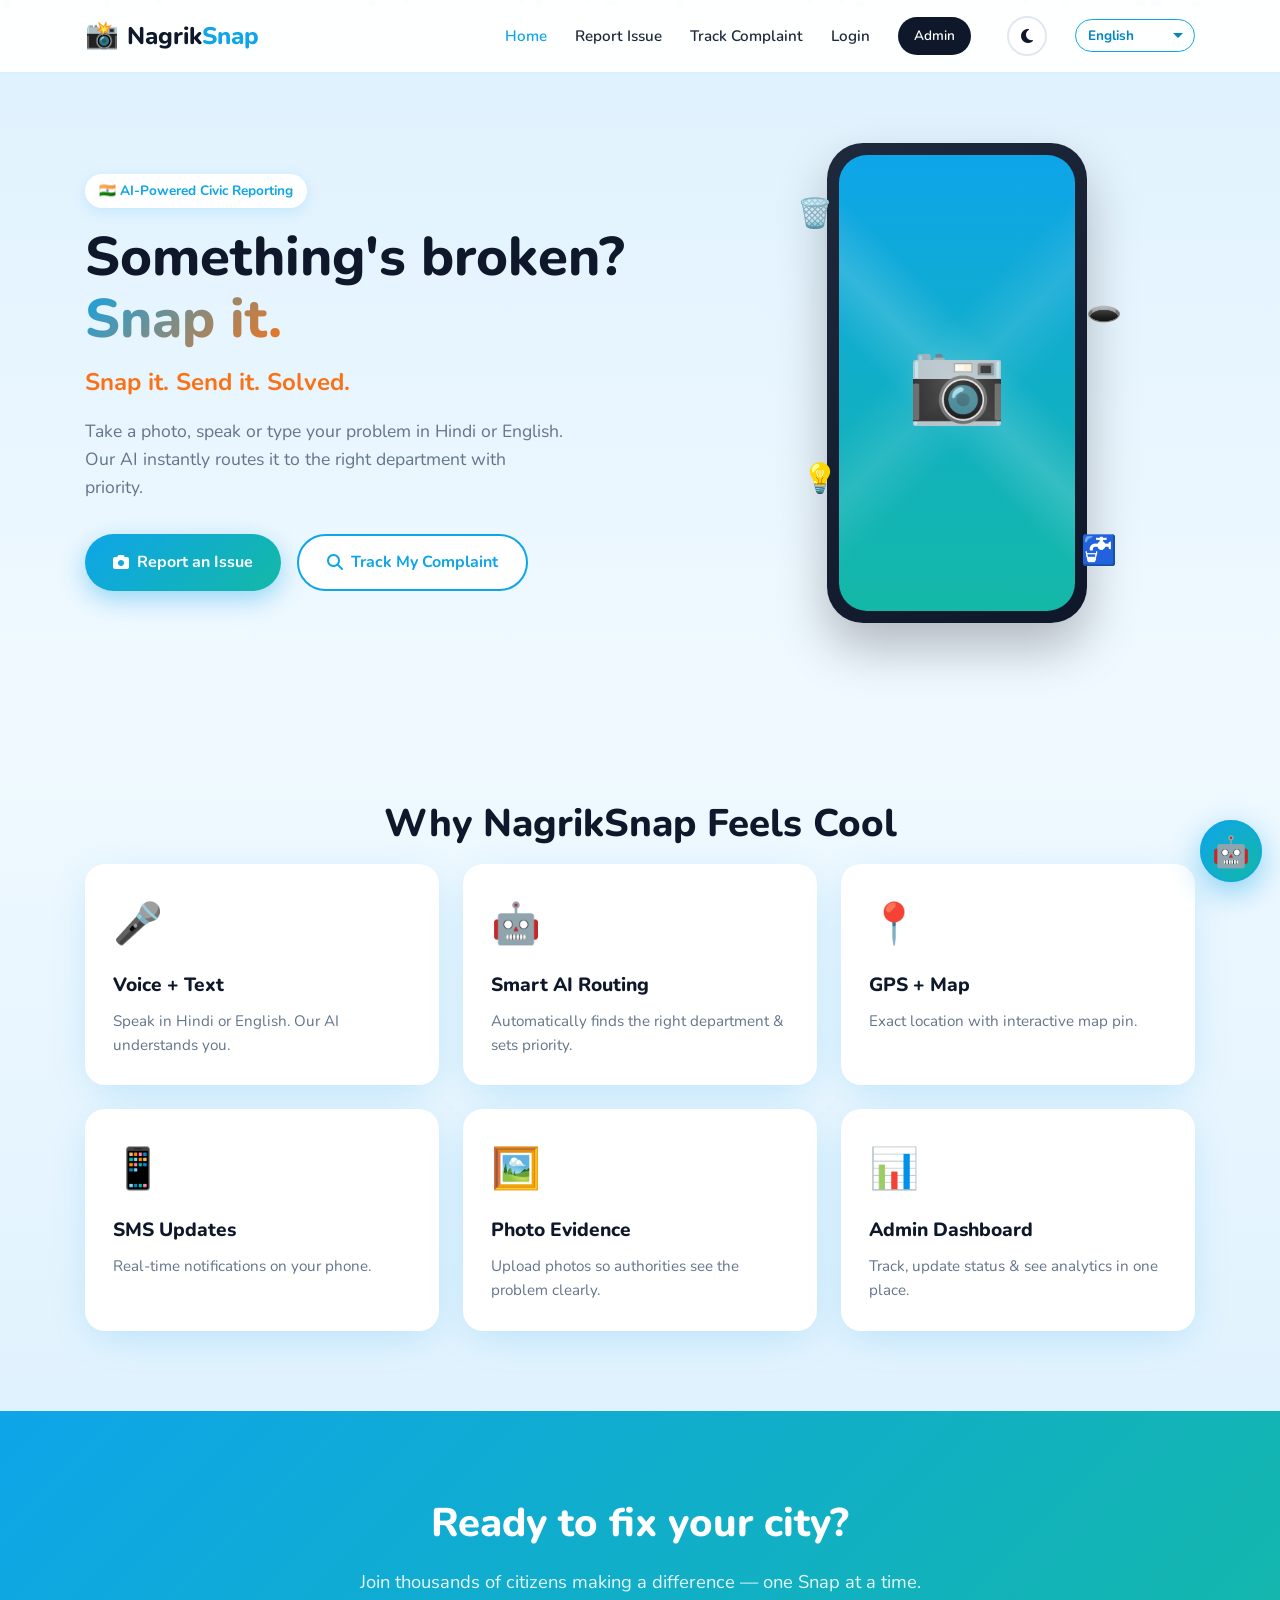
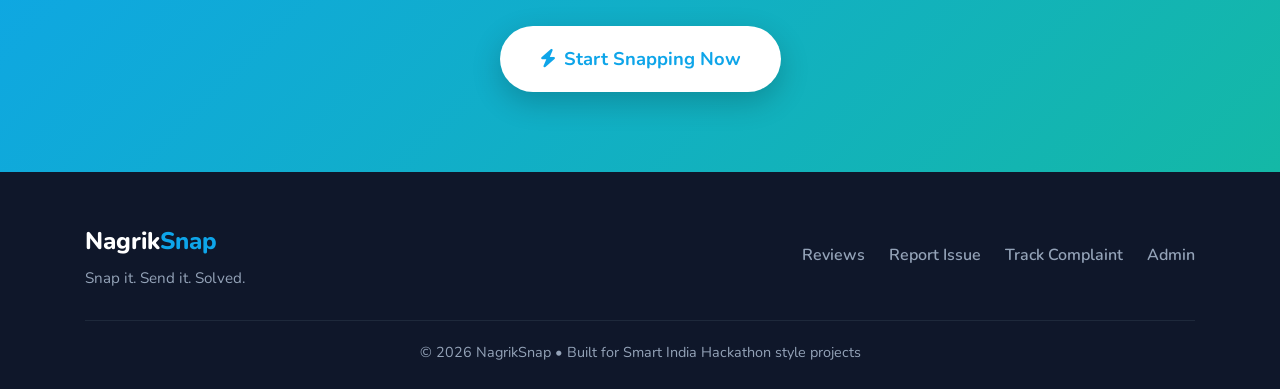
<file: frontend/index.html>
<!DOCTYPE html>
<html lang="en">
<head>
  <meta charset="UTF-8" />
  <meta name="viewport" content="width=device-width, initial-scale=1.0" />
  <title>NagrikSnap – Snap it. Send it. Solved.</title>
  <link rel="stylesheet" href="css/style.css" />
  <link href="https://fonts.googleapis.com/css2?family=Nunito:wght@400;600;700;800&family=Poppins:wght@500;600;700&display=swap" rel="stylesheet">
  <link rel="stylesheet" href="https://cdnjs.cloudflare.com/ajax/libs/font-awesome/6.5.0/css/all.min.css" />
</head>
<body>
  <div class="particles" id="particles"></div>

  <nav class="navbar">
    <div class="container nav-container">
      <a href="index.html" class="logo">
        <span class="logo-icon">📸</span>
        <span class="logo-text">Nagrik<span>Snap</span></span>
      </a>
      <div class="nav-links">
        <a href="index.html" class="active" data-i18n="nav_home">Home</a>
        <a href="report.html" data-i18n="nav_report">Report Issue</a>
        <a href="track.html" data-i18n="nav_track">Track Complaint</a>
        <a href="login.html" data-i18n="nav_login">Login</a>
        <a href="admin.html" class="admin-link" data-i18n="nav_admin">Admin</a>
      </div>
      <button class="mobile-menu-btn" id="menuBtn"><i class="fas fa-bars"></i></button>
    </div>
  </nav>

  <section class="hero">
    <div class="container hero-content">
      <div class="hero-text">
        <div class="badge">🇮🇳 <span data-i18n="badge">AI-Powered Civic Reporting</span></div>
        <h1>
          <span data-i18n="hero_title">Something's Waste?</span><br>
          <span class="highlight" data-i18n="hero_highlight">Snap it.</span>
        </h1>
        <p class="tagline"><span data-i18n="tagline">Snap it. Send it. Solved.</span></p>
        <p class="subtitle"><span data-i18n="subtitle">Take a photo, speak or type your problem in Hindi or English. Our AI instantly routes it to the right department with priority.</span></p>
        <div class="hero-btns">
          <a href="report.html" class="btn btn-primary btn-shatter">
            <i class="fas fa-camera"></i> <span data-i18n="btn_report">Report an Issue</span>
          </a>
          <a href="track.html" class="btn btn-secondary">
            <i class="fas fa-search"></i> <span data-i18n="btn_track">Track My Complaint</span>
          </a>
        </div>
      </div>
      <div class="hero-visual">
        <div class="cartoon-phone">
          <div class="phone-screen">
            <div class="snap-icon">📷</div>
            <div class="shatter-lines"></div>
          </div>
          <div class="floating-icons">
            <span class="float-item">🗑️</span>
            <span class="float-item">🕳️</span>
            <span class="float-item">💡</span>
            <span class="float-item">🚰</span>
          </div>
        </div>
      </div>
    </div>
  </section>

  <section class="features">
    <div class="container">
      <h2 class="section-title" data-i18n="why_title">Why NagrikSnap Feels Cool</h2>
      <div class="features-grid">
        <div class="feature-card">
          <div class="feature-icon">🎤</div>
          <h3 data-i18n="f_voice">Voice + Text</h3>
          <p data-i18n="f_voice_d">Speak in Hindi or English. Our AI understands you.</p>
        </div>
        <div class="feature-card">
          <div class="feature-icon">🤖</div>
          <h3 data-i18n="f_ai">Smart AI Routing</h3>
          <p data-i18n="f_ai_d">Automatically finds the right department & sets priority.</p>
        </div>
        <div class="feature-card">
          <div class="feature-icon">📍</div>
          <h3 data-i18n="f_map">GPS + Map</h3>
          <p data-i18n="f_map_d">Exact location with interactive map pin.</p>
        </div>
        <div class="feature-card">
          <div class="feature-icon">📱</div>
          <h3 data-i18n="f_sms">SMS Updates</h3>
          <p data-i18n="f_sms_d">Real-time notifications on your phone.</p>
        </div>
        <div class="feature-card">
          <div class="feature-icon">🖼️</div>
          <h3 data-i18n="f_photo">Photo Evidence</h3>
          <p data-i18n="f_photo_d">Upload photos so authorities see the problem clearly.</p>
        </div>
        <div class="feature-card">
          <div class="feature-icon">📊</div>
          <h3 data-i18n="f_admin">Admin Dashboard</h3>
          <p data-i18n="f_admin_d">Track, update status & see analytics in one place.</p>
        </div>
      </div>
    </div>
  </section>

  <section class="cta">
    <div class="container">
      <h2 data-i18n="cta_title">Ready to fix your city?</h2>
      <p data-i18n="cta_sub">Join thousands of citizens making a difference — one Snap at a time.</p>
      <a href="report.html" class="btn btn-primary btn-large btn-shatter">
        <i class="fas fa-bolt"></i> <span data-i18n="cta_btn">Start Snapping Now</span>
      </a>
    </div>
  </section>

  <footer class="footer">
    <div class="container">
      <div class="footer-content">
        <div class="footer-brand">
          <span class="logo-text">Nagrik<span>Snap</span></span>
          <p data-i18n="tagline">Snap it. Send it. Solved.</p>
        </div>
        <div class="footer-links">
          <a href="reviews.html">Reviews</a>
          <a href="report.html" data-i18n="nav_report">Report Issue</a>
          <a href="track.html" data-i18n="nav_track">Track Complaint</a>
          <a href="admin.html" data-i18n="nav_admin">Admin</a>
        </div>
      </div>
      <div class="footer-bottom">
        <p data-i18n="footer">© 2026 NagrikSnap • Built for Smart India Hackathon style projects</p>
      </div>
    </div>
  </footer>

  <script src="js/theme.js"></script>
  <script src="js/i18n.js"></script>
  <script src="js/main.js"></script>
  <script src="js/chatbotAi.js"></script>
</body>
</html>
</file>
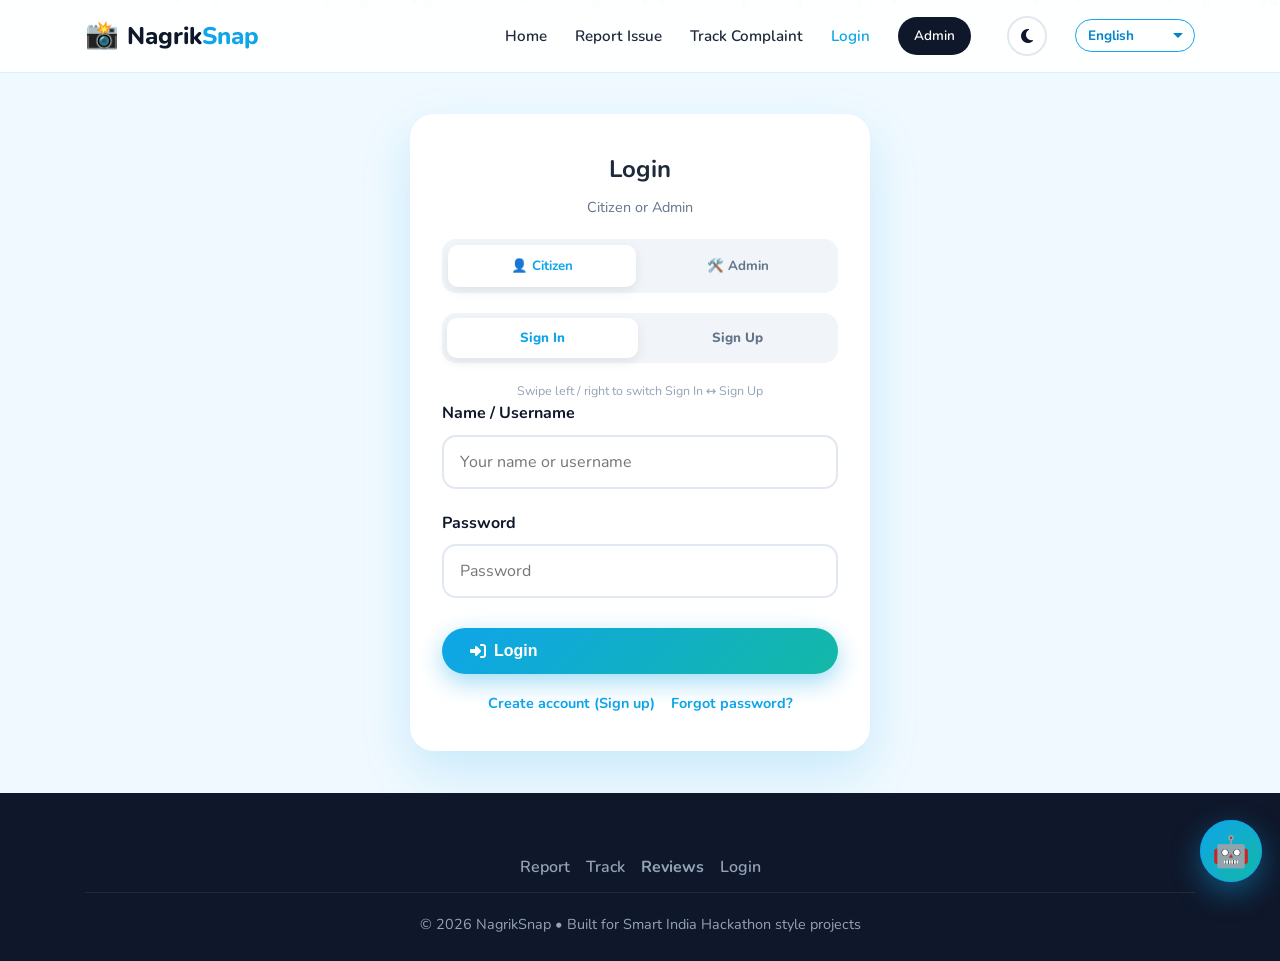
<file: frontend/admin.html>
<!DOCTYPE html>
<html lang="en">
<head>
  <meta charset="UTF-8" />
  <meta name="viewport" content="width=device-width, initial-scale=1.0" />
  <title>Admin Dashboard – NagrikSnap</title>
  <link rel="stylesheet" href="css/style.css" />
  <link href="https://fonts.googleapis.com/css2?family=Nunito:wght@400;600;700;800&display=swap" rel="stylesheet">
  <link rel="stylesheet" href="https://cdnjs.cloudflare.com/ajax/libs/font-awesome/6.5.0/css/all.min.css" />
  <style>
    .stats-grid {
      display: grid;
      grid-template-columns: repeat(auto-fit, minmax(180px, 1fr));
      gap: 16px;
      margin-bottom: 30px;
    }
    .stat-card {
      background: white;
      border-radius: 16px;
      padding: 20px;
      text-align: center;
      box-shadow: 0 8px 25px rgba(14,165,233,0.1);
    }
    .stat-card h3 {
      font-size: 2rem;
      font-weight: 800;
      color: var(--primary);
    }
    .stat-card p {
      color: #64748b;
      font-size: 0.9rem;
      margin-top: 4px;
    }
    .complaints-list {
      display: flex;
      flex-direction: column;
      gap: 16px;
    }
    .complaint-row {
      background: white;
      border-radius: 16px;
      padding: 20px;
      display: flex;
      gap: 16px;
      align-items: flex-start;
      box-shadow: 0 6px 20px rgba(0,0,0,0.06);
      transition: transform 0.2s;
    }
    .complaint-row:hover {
      transform: translateY(-3px);
    }
    .complaint-thumb {
      width: 80px;
      height: 80px;
      object-fit: cover;
      border-radius: 12px;
      background: #f1f5f9;
      flex-shrink: 0;
    }
    .complaint-info {
      flex: 1;
    }
    .complaint-actions {
      display: flex;
      flex-direction: column;
      gap: 8px;
    }
    .complaint-actions select {
      padding: 8px 12px;
      border-radius: 10px;
      border: 2px solid #e2e8f0;
      font-weight: 600;
    }
    .empty-state {
      text-align: center;
      padding: 60px 20px;
      color: #94a3b8;
    }
    .filters {
      display: flex;
      gap: 12px;
      margin-bottom: 20px;
      flex-wrap: wrap;
    }
    .filters select {
      padding: 10px 14px;
      border-radius: 12px;
      border: 2px solid #e2e8f0;
      font-weight: 600;
    }
  </style>
</head>
<body>
  <div class="particles" id="particles"></div>

  <nav class="navbar">
    <div class="container nav-container">
      <a href="index.html" class="logo">
        <span class="logo-icon">📸</span>
        <span class="logo-text">Nagrik<span>Snap</span></span>
      </a>
      <div class="nav-links">
        <a href="index.html" data-i18n="nav_home">Home</a>
        <a href="report.html" data-i18n="nav_report">Report Issue</a>
        <a href="track.html" data-i18n="nav_track">Track Complaint</a>
        <a href="admin.html" class="admin-link active" data-i18n="nav_admin">Admin</a>
        <a href="#" onclick="logout(); return false;" style="color:#ef4444; font-weight:700;"><span data-i18n="logout">Logout</span></a>
      </div>
<button class="mobile-menu-btn" id="menuBtn" aria-label="Toggle navigation menu"><i class="fas fa-bars"></i></button>
    </div>
  </nav>

  <div class="page-header">
    <div class="container">
      <h1>📊 <span data-i18n="admin_title">Admin Dashboard</span></h1>
      <p><span data-i18n="manage_snaps">Manage all citizen Snaps in one place</span></p>
    </div>
  </div>

  <div class="container" style="padding-bottom:60px;">
    <!-- Stats -->
    <div class="stats-grid" id="statsGrid">
      <div class="stat-card">
        <h3 id="statTotal">0</h3>
        <p><span data-i18n="total_complaints">Total Complaints</span></p>
      </div>
      <div class="stat-card">
        <h3 id="statPending" style="color:#d97706;">0</h3>
        <p data-i18n="pending">Pending</p>
      </div>
      <div class="stat-card">
        <h3 id="statProgress" style="color:#2563eb;">0</h3>
        <p><span data-i18n="progress">In Progress</span></p>
      </div>
      <div class="stat-card">
        <h3 id="statResolved" style="color:#059669;">0</h3>
        <p data-i18n="resolved_stat">Resolved</p>
      </div>
      <div class="stat-card">
        <h3 id="statHigh" style="color:#dc2626;">0</h3>
        <p><span data-i18n="high_priority">High Priority</span></p>
      </div>
    </div>

<!-- Filters -->
    <div class="filters">
      <select id="filterStatus" onchange="renderComplaints()" title="Filter by status">
        <option value="" data-i18n="all_status">All Status</option>
        <option value="Pending">Pending</option>
        <option value="In Progress">In Progress</option>
        <option value="Resolved">Resolved</option>
      </select>
      <select id="filterPriority" onchange="renderComplaints()" title="Filter by priority">
        <option value="" data-i18n="all_priority">All Priority</option>
        <option value="High">High</option>
        <option value="Medium">Medium</option>
        <option value="Low">Low</option>
      </select>
      <button class="btn btn-secondary" onclick="clearAllData()" style="padding:10px 18px;">
        <i class="fas fa-trash"></i> <span data-i18n="clear_demo">Clear Demo Data</span>
      </button>
      <button class="btn btn-secondary" onclick="filterMyAssignments()" style="padding:10px 18px;">
        <i class="fas fa-map-marker-alt"></i> My Nearby Assignments
      </button>
    </div>

    <!-- Complaints List -->
    <div class="complaints-list" id="complaintsList">
      <div class="empty-state">
        <i class="fas fa-inbox" style="font-size:3rem; margin-bottom:12px;"></i>
        <p><span data-i18n="no_complaints_yet">No complaints yet. Citizens will appear here after they Snap.</span></p>
      </div>
    </div>
  </div>

  <footer class="footer">
    <div class="container">
      <div class="footer-links" style="display:flex;gap:16px;justify-content:center;flex-wrap:wrap;padding:12px 0;">
          <a href="report.html">Report</a>
          <a href="track.html">Track</a>
          <a href="reviews.html"><strong>Reviews</strong></a>
          <a href="login.html">Login</a>
        </div>
      <div class="footer-bottom">
        <p>© 2026 NagrikSnap • <span data-i18n="admin_panel">Admin Panel</span></p>
      </div>
    </div>
  </footer>

  <script src="js/theme.js"></script>
  <script src="js/i18n.js"></script>
  <script src="js/main.js"></script>
<script src="js/chatbotAi.js"></script>
  <script>
    // ===== Auth Guard =====
    const adminSession = localStorage.getItem('nagriksnap_admin');
    if (!adminSession) {
      alert('Please login as Admin first');
      window.location.href = 'login.html';
    }

    function filterMyAssignments() {
      let me = null;
      try { me = JSON.parse(localStorage.getItem('nagriksnap_admin') || 'null'); } catch(e) {}
      const list = loadComplaints();
      const mine = me ? list.filter(c => {
        const a = c.assigned_admin || {};
        return a.admin_id === me.id || a.admin_name === me.name || c.assigned_admin_id === me.id;
      }) : list;
      // temporarily render only mine
      const box = document.getElementById('complaintsList');
      if (!box) return;
      if (!mine.length) {
        box.innerHTML = '<div class="empty-state"><p>No complaints assigned near you yet. Admins need GPS on signup; complaints need location.</p></div>';
        return;
      }
      if (typeof renderComplaints === 'function') {
        // force filter by rewriting status filter briefly - simple custom render
        window._forceList = mine;
      }
      box.innerHTML = mine.map(c => {
        const a = c.assigned_admin || {};
        return '<div class="complaint-row"><div class="complaint-info"><strong>' + (c.id||c.tracking_id||'') + '</strong> ' +
          '<span class="status-badge">' + (c.status||'') + '</span><p>' + (c.description||'').slice(0,120) + '</p>' +
          '<p style="font-size:0.85rem;color:#64748b;">Assigned: ' + (a.admin_name||'—') +
          (a.distance_km!=null ? ' (' + a.distance_km + ' km)' : '') + '</p></div></div>';
      }).join('');
    }
    function logout() {
      localStorage.removeItem('nagriksnap_admin');
      window.location.href = 'login.html';
    }

    function loadComplaints() {
      return JSON.parse(localStorage.getItem('nagriksnap_complaints') || '[]');
    }

    function saveComplaints(data) {
      localStorage.setItem('nagriksnap_complaints', JSON.stringify(data));
    }

    function updateStats() {
      const list = loadComplaints();
      document.getElementById('statTotal').textContent = list.length;
      document.getElementById('statPending').textContent = list.filter(c => c.status === 'Pending').length;
      document.getElementById('statProgress').textContent = list.filter(c => c.status === 'In Progress').length;
      document.getElementById('statResolved').textContent = list.filter(c => c.status === 'Resolved').length;
      document.getElementById('statHigh').textContent = list.filter(c => c.priority === 'High').length;
    }

    function renderComplaints() {
      const list = loadComplaints();
      const statusFilter = document.getElementById('filterStatus').value;
      const priorityFilter = document.getElementById('filterPriority').value;

      let filtered = list;
      if (statusFilter) filtered = filtered.filter(c => c.status === statusFilter);
      if (priorityFilter) filtered = filtered.filter(c => c.priority === priorityFilter);

      const container = document.getElementById('complaintsList');

      if (filtered.length === 0) {
        container.innerHTML = `
          <div class="empty-state">
            <i class="fas fa-inbox" style="font-size:3rem; margin-bottom:12px;"></i>
            <p>No complaints match the filter.</p>
          </div>
        `;
        return;
      }

      container.innerHTML = filtered.map(c => {
        const statusClass = {
          'Pending': 'status-pending',
          'In Progress': 'status-progress',
          'Resolved': 'status-resolved'
        }[c.status] || 'status-pending';

        const priorityClass = {
          'High': 'status-high',
          'Medium': 'status-medium',
          'Low': 'status-low'
        }[c.priority] || 'status-medium';

        return `
          <div class="complaint-row">
${c.photo 
              ? `<img src="${c.photo}" class="complaint-thumb" alt="photo" loading="lazy" />` 
              : `<div class="complaint-thumb" style="display:flex;align-items:center;justify-content:center;font-size:1.8rem;">📷</div>`
            }
            <div class="complaint-info">
              <div style="display:flex; gap:10px; align-items:center; flex-wrap:wrap; margin-bottom:6px;">
                <strong style="font-size:1.1rem;">${c.id}</strong>
                <span class="status-badge ${statusClass}">${c.status}</span>
                <span class="status-badge ${priorityClass}">${c.priority}</span>
              </div>
              <p style="color:#475569; margin-bottom:6px;">${c.description.substring(0, 120)}${c.description.length > 120 ? '...' : ''}</p>
              <p style="font-size:0.85rem; color:#94a3b8;">
                <i class="fas fa-building"></i> ${c.department} &nbsp;•&nbsp;
                <i class="fas fa-phone"></i> ${c.phone} &nbsp;•&nbsp;
                ${new Date(c.createdAt).toLocaleDateString()}
              </p>
            </div>
<div class="complaint-actions">
              <select onchange="updateStatus('${c.id}', this.value)" title="Update complaint status">
                <option value="Pending" ${c.status === 'Pending' ? 'selected' : ''}>Pending</option>
                <option value="In Progress" ${c.status === 'In Progress' ? 'selected' : ''}>In Progress</option>
                <option value="Resolved" ${c.status === 'Resolved' ? 'selected' : ''}>Resolved</option>
              </select>
            </div>
          </div>
        `;
      }).join('');
    }

    function updateStatus(id, newStatus) {
      const list = loadComplaints();
      const idx = list.findIndex(c => c.id === id);
      if (idx !== -1) {
        list[idx].status = newStatus;
        saveComplaints(list);
        updateStats();
        renderComplaints();
        // In real app this would trigger SMS
        alert(`Status updated to "${newStatus}".\n(In real version, SMS will be sent to citizen)`);
      }
    }

    function clearAllData() {
      if (confirm('Delete all demo complaints?')) {
        localStorage.removeItem('nagriksnap_complaints');
        updateStats();
        renderComplaints();
      }
    }

    // Init
    updateStats();
    renderComplaints();
  </script>
</body>
</html>
</file>
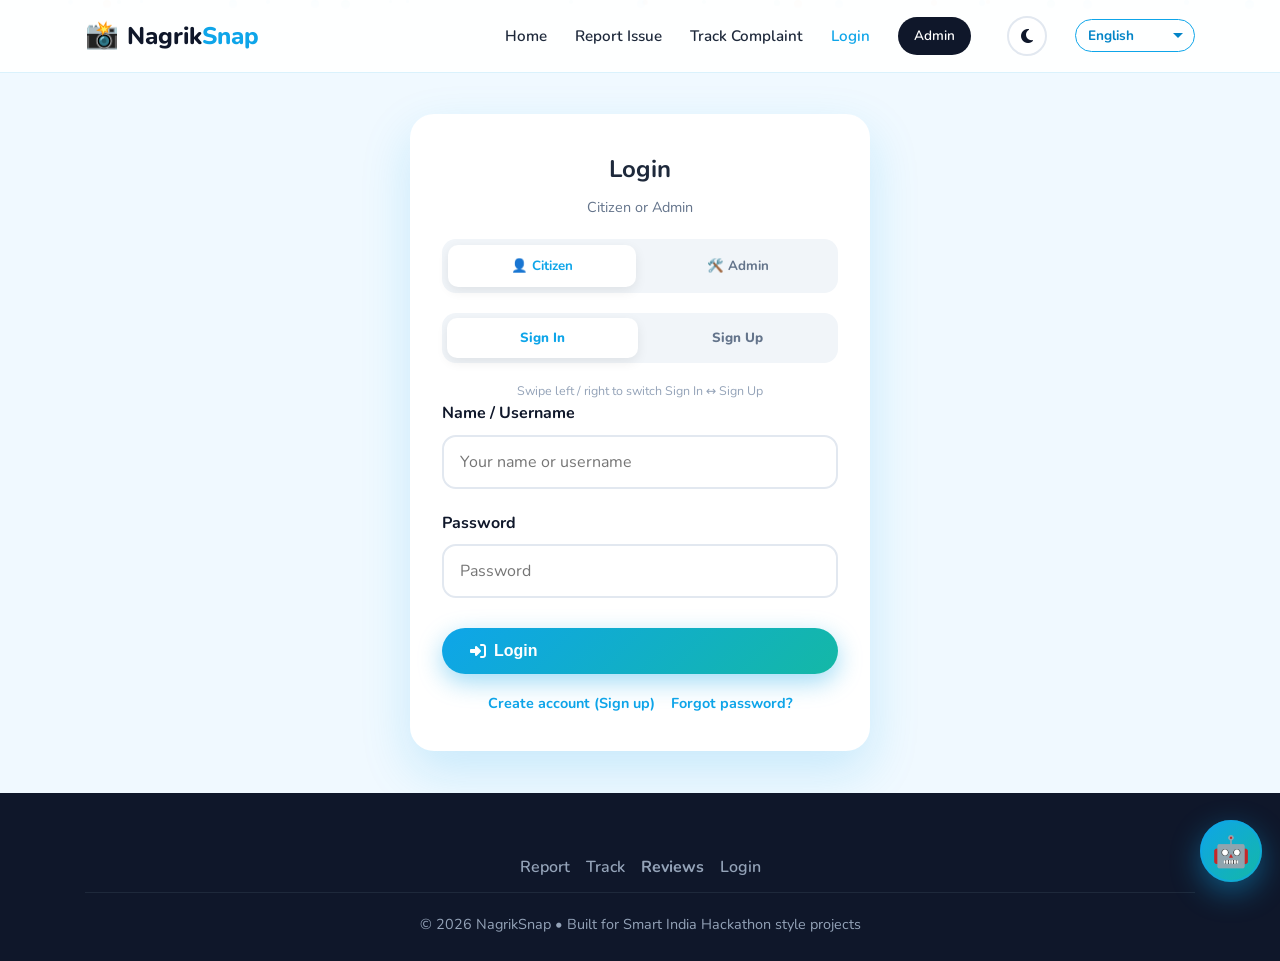
<file: frontend/login.html>
<!DOCTYPE html>
<html lang="en">
<head>
  <meta charset="UTF-8" />
  <meta name="viewport" content="width=device-width, initial-scale=1.0" />
  <title>Login – NagrikSnap</title>
  <link rel="stylesheet" href="css/style.css" />
  <link href="https://fonts.googleapis.com/css2?family=Nunito:wght@400;600;700;800&display=swap" rel="stylesheet">
  <link rel="stylesheet" href="https://cdnjs.cloudflare.com/ajax/libs/font-awesome/6.5.0/css/all.min.css" />
  <style>
    .login-wrapper {
      min-height: 80vh;
      display: flex;
      align-items: center;
      justify-content: center;
      padding: 40px 20px;
    }
    .login-card {
      background: white;
      border-radius: 24px;
      padding: 36px 32px;
      width: 100%;
      max-width: 460px;
      box-shadow: 0 20px 50px rgba(14, 165, 233, 0.18);
    }
    .login-tabs {
      display: flex;
      gap: 8px;
      margin-bottom: 20px;
      background: #f1f5f9;
      padding: 6px;
      border-radius: 14px;
    }
    .login-tab {
      flex: 1;
      padding: 12px;
      border: none;
      background: transparent;
      border-radius: 10px;
      font-weight: 700;
      cursor: pointer;
      color: #64748b;
      transition: all 0.2s;
      font-family: inherit;
    }
    .login-tab.active {
      background: white;
      color: var(--primary);
      box-shadow: 0 4px 12px rgba(0,0,0,0.08);
    }
    .mode-links {
      display: flex;
      justify-content: center;
      gap: 16px;
      margin-top: 18px;
      flex-wrap: wrap;
      font-size: 0.9rem;
    }
    .mode-links a {
      color: #0ea5e9;
      font-weight: 700;
      cursor: pointer;
      text-decoration: none;
    }
    .mode-links a:hover { text-decoration: underline; }
    .form-panel { display: none; }
    .form-panel.active { display: block; }
    .error-msg, .success-msg {
      padding: 12px 16px;
      border-radius: 12px;
      margin-bottom: 16px;
      font-size: 0.9rem;
      display: none;
    }
    .error-msg { background: #fee2e2; color: #dc2626; }
    .success-msg { background: #d1fae5; color: #059669; }
    .otp-row {
      display: flex;
      gap: 10px;
      align-items: center;
    }
    .otp-row input { flex: 1; }
    .hint {
      font-size: 0.8rem;
      color: #94a3b8;
      margin-top: 6px;
    }
    .dept-select {
      width: 100%;
      padding: 12px 14px;
      border-radius: 12px;
      border: 2px solid #e2e8f0;
      font-family: inherit;
      font-size: 1rem;
      font-weight: 600;
    }
  </style>
</head>
<body>
  <div class="particles" id="particles"></div>

  <nav class="navbar">
    <div class="container nav-container">
      <a href="index.html" class="logo">
        <span class="logo-icon">📸</span>
        <span class="logo-text">Nagrik<span>Snap</span></span>
      </a>
      <div class="nav-links">
        <a href="index.html" data-i18n="nav_home">Home</a>
        <a href="report.html" data-i18n="nav_report">Report Issue</a>
        <a href="track.html" data-i18n="nav_track">Track Complaint</a>
        <a href="login.html" class="active" data-i18n="nav_login">Login</a>
        <a href="admin.html" class="admin-link" data-i18n="nav_admin">Admin</a>
      </div>
<button class="mobile-menu-btn" id="menuBtn" aria-label="Toggle navigation menu"><i class="fas fa-bars"></i></button>
    </div>
  </nav>

  <div class="login-wrapper">
    <div class="login-card">
      <h2 style="text-align:center;margin-bottom:8px;" id="cardTitle">Login</h2>
      <p style="text-align:center;color:#64748b;margin-bottom:20px;font-size:0.9rem;" id="cardSub">Citizen or Admin</p>

      <!-- Role tabs -->
      <div class="login-tabs">
        <button type="button" class="login-tab active" id="tabCitizen" onclick="setRole('citizen')">👤 Citizen</button>
        <button type="button" class="login-tab" id="tabAdmin" onclick="setRole('admin')">🛠️ Admin</button>
      </div>

      <div class="mode-pills" id="modePills">
        <button type="button" class="active" id="pillLogin" onclick="setMode('login')">Sign In</button>
        <button type="button" id="pillSignup" onclick="setMode('signup')">Sign Up</button>
      </div>
      <p class="swipe-hint">Swipe left / right to switch Sign In ↔ Sign Up</p>

      <div class="error-msg" id="errorMsg"></div>
      <div class="success-msg" id="successMsg"></div>

      <!-- ========== LOGIN ========== -->
      <div class="form-panel active" id="panelLogin">
        <form onsubmit="doLogin(event)">
          <div class="form-group">
            <label>Name / Username</label>
            <input type="text" id="loginName" placeholder="Your name or username" required />
          </div>
          <div class="form-group">
            <label>Password</label>
            <input type="password" id="loginPass" placeholder="Password" required />
          </div>
          <button type="submit" class="btn btn-primary" style="width:100%;margin-top:8px;">
            <i class="fas fa-sign-in-alt"></i> Login
          </button>
        </form>
        <div class="mode-links">
          <a onclick="setMode('signup')">Create account (Sign up)</a>
          <a onclick="setMode('forgot')">Forgot password?</a>
        </div>
      </div>

      <!-- ========== SIGN UP ========== -->
      <div class="form-panel" id="panelSignup">
        <form onsubmit="doSignup(event)">
          <div class="form-group">
            <label>Full Name</label>
            <input type="text" id="suName" placeholder="Your full name" required />
          </div>
          <div class="form-group">
            <label>Phone Number</label>
            <input type="tel" id="suPhone" placeholder="10-digit mobile" pattern="[0-9]{10}" required />
          </div>
          <div class="form-group" id="suDeptGroup" style="display:none;">
            <label>Department</label>
            <select id="suDept" class="dept-select">
              <option value="Public Works / Roads">Public Works / Roads</option>
              <option value="Sanitation / Waste Management">Sanitation / Waste</option>
              <option value="Water Supply">Water Supply</option>
              <option value="Electrical / Street Lights">Electrical / Street Lights</option>
              <option value="Drainage / Sewerage">Drainage / Sewerage</option>
              <option value="Parks & Horticulture">Parks & Horticulture</option>
              <option value="General Administration">General Administration</option>
            </select>
          </div>
          
          <div class="form-group">
            <label>Your Location (for nearby assignment)</label>
            <input type="text" id="suAddress" placeholder="Area / landmark / address" />
            <div class="loc-row">
<button type="button" class="btn btn-secondary" id="suLocBtn" title="Use GPS to set your location" style="padding:10px 14px;">
                <i class="fas fa-location-crosshairs"></i> Use GPS
              </button>
              <span id="suLocStatus" style="font-size:0.8rem;color:#64748b;">Optional for citizens, recommended for admins</span>
            </div>
            <input type="hidden" id="suLat" />
            <input type="hidden" id="suLng" />
          </div>
          <div class="form-group">
            <label>Create Password</label>
            <input type="password" id="suPass" placeholder="Min 6 characters" minlength="6" required />
          </div>
          <div class="form-group">
            <label>Confirm Password</label>
            <input type="password" id="suPass2" placeholder="Re-enter password" minlength="6" required />
          </div>
          <button type="submit" class="btn btn-primary" style="width:100%;margin-top:8px;">
            <i class="fas fa-user-plus"></i> Sign Up
          </button>
        </form>
        <div class="mode-links">
          <a onclick="setMode('login')">Already have account? Login</a>
        </div>
      </div>

      <!-- ========== FORGOT PASSWORD ========== -->
      <div class="form-panel" id="panelForgot">
        <!-- Step 1: phone -->
        <div id="forgotStep1">
          <form onsubmit="sendOtp(event)">
            <div class="form-group">
              <label>Registered Phone Number</label>
              <input type="tel" id="fpPhone" placeholder="10-digit mobile" pattern="[0-9]{10}" required />
            </div>
            <button type="submit" class="btn btn-primary" style="width:100%;">
              <i class="fas fa-sms"></i> Send OTP
            </button>
          </form>
        </div>
        <!-- Step 2: OTP + new password -->
        <div id="forgotStep2" style="display:none;">
          <form onsubmit="resetPassword(event)">
            <div class="form-group">
              <label>Enter OTP</label>
              <div class="otp-row">
                <input type="text" id="fpOtp" placeholder="6-digit OTP" maxlength="6" required />
              </div>
              <p class="hint" id="otpHint">OTP sent (demo). Check below.</p>
            </div>
            <div class="form-group">
              <label>New Password</label>
              <input type="password" id="fpNewPass" placeholder="Min 6 characters" minlength="6" required />
            </div>
            <div class="form-group">
              <label>Confirm New Password</label>
              <input type="password" id="fpNewPass2" placeholder="Re-enter password" minlength="6" required />
            </div>
            <button type="submit" class="btn btn-primary" style="width:100%;">
              <i class="fas fa-key"></i> Reset Password
            </button>
          </form>
        </div>
        <div class="mode-links">
          <a onclick="setMode('login')">Back to Login</a>
        </div>
      </div>
    </div>
  </div>

  <footer class="footer">
    <div class="container">
      <div class="footer-links" style="display:flex;gap:16px;justify-content:center;flex-wrap:wrap;padding:12px 0;">
          <a href="report.html">Report</a>
          <a href="track.html">Track</a>
          <a href="reviews.html"><strong>Reviews</strong></a>
          <a href="login.html">Login</a>
        </div>
      <div class="footer-bottom">
        <p data-i18n="footer">© 2026 NagrikSnap • Built for Smart India Hackathon style projects</p>
      </div>
    </div>
  </footer>

  <script src="js/theme.js"></script>
  <script src="js/i18n.js"></script>
  <script src="js/main.js"></script>
<script src="js/chatbotAi.js"></script>
  <script>
    // ===== Auth Store (localStorage) — works offline + with existing pages =====
    const USERS_KEY = 'nagriksnap_accounts'; // all registered users (citizen + admin)
    let currentRole = 'citizen'; // citizen | admin
    let currentMode = 'login';   // login | signup | forgot
    let pendingOtp = null;
    let pendingPhone = null;

    function getAccounts() {
      try { return JSON.parse(localStorage.getItem(USERS_KEY) || '[]'); }
      catch { return []; }
    }
    function saveAccounts(list) {
      localStorage.setItem(USERS_KEY, JSON.stringify(list));
    }
    function hashPass(p) {
      // simple hash for demo (same idea as backend)
      let h = 0;
      for (let i = 0; i < p.length; i++) h = ((h << 5) - h) + p.charCodeAt(i) | 0;
      return 'h' + Math.abs(h).toString(16);
    }

    // Seed default admin if not present
    (function seedDefaultAdmin() {
      const list = getAccounts();
      if (!list.find(u => u.role === 'admin' && (u.username === 'admin' || u.name === 'admin'))) {
        list.push({
          id: 'admin-default',
          name: 'admin',
          username: 'admin',
          phone: '9999999999',
          department: 'General Administration',
          passwordHash: hashPass('nagriksnap123'),
          role: 'admin',
          createdAt: new Date().toISOString()
        });
        saveAccounts(list);
      }
    })();

    function showError(msg) {
      const e = document.getElementById('errorMsg');
      const s = document.getElementById('successMsg');
      s.style.display = 'none';
      e.textContent = msg;
      e.style.display = 'block';
    }
    function showSuccess(msg) {
      const e = document.getElementById('errorMsg');
      const s = document.getElementById('successMsg');
      e.style.display = 'none';
      s.innerHTML = msg;
      s.style.display = 'block';
    }
    function clearMsgs() {
      document.getElementById('errorMsg').style.display = 'none';
      document.getElementById('successMsg').style.display = 'none';
    }

    function setRole(role) {
      currentRole = role;
      document.getElementById('tabCitizen').classList.toggle('active', role === 'citizen');
      document.getElementById('tabAdmin').classList.toggle('active', role === 'admin');
      document.getElementById('suDeptGroup').style.display = role === 'admin' ? 'block' : 'none';
      document.getElementById('cardSub').textContent = role === 'admin' ? 'Admin account' : 'Citizen account';
      clearMsgs();
    }

    function setMode(mode) {
      currentMode = mode;
      clearMsgs();
      document.getElementById('panelLogin').classList.toggle('active', mode === 'login');
      document.getElementById('panelSignup').classList.toggle('active', mode === 'signup');
      document.getElementById('panelForgot').classList.toggle('active', mode === 'forgot');
      const pl = document.getElementById('pillLogin');
      const ps = document.getElementById('pillSignup');
      if (pl && ps) {
        pl.classList.toggle('active', mode === 'login');
        ps.classList.toggle('active', mode === 'signup');
        document.getElementById('modePills').style.display = mode === 'forgot' ? 'none' : 'flex';
      }
      const hint = document.querySelector('.swipe-hint');
      if (hint) hint.style.display = mode === 'forgot' ? 'none' : 'block';
      document.getElementById('cardTitle').textContent =
        mode === 'login' ? 'Welcome Back' : mode === 'signup' ? 'Create Account' : 'Forgot Password';
      // reset forgot steps
      document.getElementById('forgotStep1').style.display = 'block';
      document.getElementById('forgotStep2').style.display = 'none';
      pendingOtp = null;
      pendingPhone = null;
    }

    // ===== LOGIN =====
    function doLogin(e) {
      e.preventDefault();
      clearMsgs();
      const name = document.getElementById('loginName').value.trim();
      const pass = document.getElementById('loginPass').value;
      if (!name || !pass) { showError('Enter name and password'); return; }

      const accounts = getAccounts();
      const passHash = hashPass(pass);

      // Match by name OR username, same role
      const user = accounts.find(u =>
        u.role === currentRole &&
        (u.name.toLowerCase() === name.toLowerCase() ||
         (u.username && u.username.toLowerCase() === name.toLowerCase()) ||
         u.phone === name) &&
        u.passwordHash === passHash
      );

      // Also allow legacy default admin without seed race
      if (!user && currentRole === 'admin' && name === 'admin' && pass === 'nagriksnap123') {
        const adminUser = {
          id: 'admin-default',
          name: 'admin',
          username: 'admin',
          phone: '9999999999',
          department: 'General Administration',
          role: 'admin'
        };
        localStorage.setItem('nagriksnap_admin', JSON.stringify(adminUser));
        showSuccess('Admin login successful! Redirecting...');
        setTimeout(() => window.location.href = 'admin.html', 800);
        return;
      }

      if (!user) {
        showError('Invalid name or password. Sign up first if you are new.');
        return;
      }

      if (user.role === 'admin') {
        localStorage.setItem('nagriksnap_admin', JSON.stringify({
          id: user.id,
          name: user.name,
          phone: user.phone,
          department: user.department || '',
          role: 'admin'
        }));
        // keep old key style compatibility
        showSuccess('Admin login successful! Redirecting...');
        setTimeout(() => window.location.href = 'admin.html', 800);
      } else {
        localStorage.setItem('nagriksnap_user', JSON.stringify({
          id: user.id,
          name: user.name,
          phone: user.phone,
          role: 'citizen'
        }));
        showSuccess('Login successful! Redirecting...');
        setTimeout(() => window.location.href = 'my-complaints.html', 800);
      }
    }

    // ===== SIGN UP =====
    function doSignup(e) {
      e.preventDefault();
      clearMsgs();
      const name = document.getElementById('suName').value.trim();
      const phone = document.getElementById('suPhone').value.trim();
      const pass = document.getElementById('suPass').value;
      const pass2 = document.getElementById('suPass2').value;
      const dept = document.getElementById('suDept').value;

      if (!/^[0-9]{10}$/.test(phone)) {
        showError('Enter a valid 10-digit phone number');
        return;
      }
      if (pass.length < 6) {
        showError('Password must be at least 6 characters');
        return;
      }
      if (pass !== pass2) {
        showError('Passwords do not match');
        return;
      }

      const accounts = getAccounts();
      // Phone unique per role
      if (accounts.find(u => u.phone === phone && u.role === currentRole)) {
        showError('This phone is already registered for ' + currentRole + '. Please login.');
        return;
      }
      // Name unique per role (optional soft check)
      if (accounts.find(u => u.name.toLowerCase() === name.toLowerCase() && u.role === currentRole)) {
        showError('This name is already taken for ' + currentRole + '. Try another or login.');
        return;
      }

      const newUser = {
        id: 'u_' + Date.now(),
        name,
        username: name.toLowerCase().replace(/\s+/g, ''),
        phone,
        passwordHash: hashPass(pass),
        role: currentRole,
        department: currentRole === 'admin' ? dept : '',
        createdAt: new Date().toISOString()
      };
      accounts.push(newUser);
      saveAccounts(accounts);

      // Try backend (optional)
      try {
        fetch('http://localhost:8000/auth/register', {
          method: 'POST',
          headers: { 'Content-Type': 'application/json' },
          body: JSON.stringify({
            name, phone, password: pass, role: currentRole, department: newUser.department,
            address: newUser.address, lat: newUser.lat, lng: newUser.lng
          })
        }).catch(() => {});
      } catch (err) {}

      showSuccess('Account created! You can login now.');
      setTimeout(() => {
        setMode('login');
        document.getElementById('loginName').value = name;
      }, 1000);
    }

    // ===== FORGOT → Real SMS OTP (Fast2SMS via backend) + local fallback =====
    const API_BASE = 'http://localhost:8000';

    async function sendOtp(e) {
      e.preventDefault();
      clearMsgs();
      const phone = document.getElementById('fpPhone').value.trim();
      if (!/^[0-9]{10}$/.test(phone)) {
        showError('Enter a valid 10-digit phone number');
        return;
      }

      const accounts = getAccounts();
      const user = accounts.find(u => u.phone === phone && u.role === currentRole);
      if (!user) {
        showError('No ' + currentRole + ' account found with this phone. Sign up first.');
        return;
      }

      const btn = e.target.querySelector('button[type="submit"]');
      if (btn) { btn.disabled = true; btn.innerHTML = '<i class="fas fa-spinner fa-spin"></i> Sending...'; }

      let usedBackend = false;
      try {
        const res = await fetch(API_BASE + '/auth/otp/send', {
          method: 'POST',
          headers: { 'Content-Type': 'application/json' },
          body: JSON.stringify({ phone, role: currentRole })
        });
        const data = await res.json().catch(() => ({}));
        if (res.ok && data.success) {
          usedBackend = true;
          pendingPhone = phone;
          pendingOtp = data.demo_otp || null; // only set if server returned demo_otp
          document.getElementById('forgotStep1').style.display = 'none';
          document.getElementById('forgotStep2').style.display = 'block';
          if (data.sms_sent) {
            document.getElementById('otpHint').textContent =
              'OTP sent by SMS to +91 ' + phone + '. Valid 5 minutes.';
            showSuccess('OTP sent to your phone via SMS.');
          } else if (data.demo_otp) {
            pendingOtp = data.demo_otp;
            localStorage.setItem('nagriksnap_otp_' + phone, data.demo_otp);
            document.getElementById('otpHint').textContent =
              'Demo OTP (SMS key missing): ' + data.demo_otp;
            showSuccess('Backend running in demo SMS mode. Use OTP shown below.');
          } else {
            document.getElementById('otpHint').textContent =
              'OTP sent. Check your SMS. Valid 5 minutes.';
            showSuccess(data.message || 'OTP sent.');
          }
        }
      } catch (err) {
        console.log('Backend OTP unavailable, local demo OTP', err);
      }

      if (!usedBackend) {
        // Local fallback for when backend is offline
        pendingOtp = String(Math.floor(100000 + Math.random() * 900000));
        pendingPhone = phone;
        localStorage.setItem('nagriksnap_otp_' + phone, pendingOtp);
        document.getElementById('forgotStep1').style.display = 'none';
        document.getElementById('forgotStep2').style.display = 'block';
        document.getElementById('otpHint').textContent =
          'Backend offline — Demo OTP: ' + pendingOtp;
        showSuccess('Using local demo OTP (start backend + set FAST2SMS_API_KEY for real SMS).');
      }

      if (btn) { btn.disabled = false; btn.innerHTML = '<i class="fas fa-sms"></i> Send OTP'; }
    }

    async function resetPassword(e) {
      e.preventDefault();
      clearMsgs();
      const otp = document.getElementById('fpOtp').value.trim();
      const p1 = document.getElementById('fpNewPass').value;
      const p2 = document.getElementById('fpNewPass2').value;

      if (!pendingPhone) {
        showError('Please request OTP first');
        return;
      }
      if (p1.length < 6) {
        showError('Password must be at least 6 characters');
        return;
      }
      if (p1 !== p2) {
        showError('Passwords do not match');
        return;
      }

      let verifiedByBackend = false;
      try {
        const res = await fetch(API_BASE + '/auth/otp/verify-reset', {
          method: 'POST',
          headers: { 'Content-Type': 'application/json' },
          body: JSON.stringify({
            phone: pendingPhone,
            otp,
            role: currentRole,
            new_password: p1
          })
        });
        const data = await res.json().catch(() => ({}));
        if (res.ok && data.success) {
          verifiedByBackend = true;
        } else if (res.status === 400 && data.detail) {
          // If backend rejected OTP, stop (unless we only have local otp)
          if (!pendingOtp) {
            showError(typeof data.detail === 'string' ? data.detail : 'Invalid OTP');
            return;
          }
        }
      } catch (err) {
        console.log('Backend verify unavailable', err);
      }

      // Local verify if backend didn't confirm
      if (!verifiedByBackend) {
        const localOtp = pendingOtp || localStorage.getItem('nagriksnap_otp_' + pendingPhone);
        if (!localOtp || otp !== localOtp) {
          showError('Invalid OTP');
          return;
        }
      }

      // Always update frontend account store so login works offline
      const accounts = getAccounts();
      const idx = accounts.findIndex(u => u.phone === pendingPhone && u.role === currentRole);
      if (idx < 0) {
        showError('Account not found');
        return;
      }
      accounts[idx].passwordHash = hashPass(p1);
      accounts[idx].updatedAt = new Date().toISOString();
      saveAccounts(accounts);
      localStorage.removeItem('nagriksnap_otp_' + pendingPhone);
      pendingOtp = null;
      pendingPhone = null;

      showSuccess('Password updated! You can login now.');
      setTimeout(() => setMode('login'), 1200);
    }

    
    // Location capture on signup
    document.getElementById('suLocBtn')?.addEventListener('click', () => {
      const st = document.getElementById('suLocStatus');
      if (!navigator.geolocation) {
        if (st) st.textContent = 'Geolocation not supported';
        return;
      }
      if (st) st.textContent = 'Getting location...';
      navigator.geolocation.getCurrentPosition(pos => {
        document.getElementById('suLat').value = pos.coords.latitude;
        document.getElementById('suLng').value = pos.coords.longitude;
        if (st) st.textContent = '📍 Saved: ' + pos.coords.latitude.toFixed(4) + ', ' + pos.coords.longitude.toFixed(4);
      }, () => { if (st) st.textContent = 'Unable to get GPS. Type address instead.'; });
    });

    // Swipe left/right between Sign In and Sign Up
    (function enableSwipe() {
      const card = document.querySelector('.login-card');
      if (!card) return;
      let startX = 0, startY = 0;
      card.addEventListener('touchstart', e => {
        startX = e.changedTouches[0].clientX;
        startY = e.changedTouches[0].clientY;
      }, { passive: true });
      card.addEventListener('touchend', e => {
        const dx = e.changedTouches[0].clientX - startX;
        const dy = e.changedTouches[0].clientY - startY;
        if (Math.abs(dx) < 50 || Math.abs(dx) < Math.abs(dy)) return;
        if (currentMode === 'forgot') return;
        if (dx < 0) setMode('signup');  // swipe left → Sign Up
        else setMode('login');          // swipe right → Sign In
      }, { passive: true });
      // mouse drag support
      let down = false, mx = 0;
      card.addEventListener('mousedown', e => { down = true; mx = e.clientX; });
      window.addEventListener('mouseup', e => {
        if (!down) return;
        down = false;
        const dx = e.clientX - mx;
        if (Math.abs(dx) < 80 || currentMode === 'forgot') return;
        if (dx < 0) setMode('signup');
        else setMode('login');
      });
    })();

    // If already logged in, show hint
    document.addEventListener('DOMContentLoaded', () => {
      if (localStorage.getItem('nagriksnap_admin')) {
        showSuccess('Admin already logged in. <a href="admin.html">Go to Admin Dashboard</a> or logout first.');
      } else if (localStorage.getItem('nagriksnap_user')) {
        try {
          const u = JSON.parse(localStorage.getItem('nagriksnap_user'));
          showSuccess('Logged in as ' + (u.name || 'Citizen') + '. <a href="my-complaints.html">My Complaints</a>');
        } catch(e) {}
      }
    });
  </script>
</body>
</html>
</file>
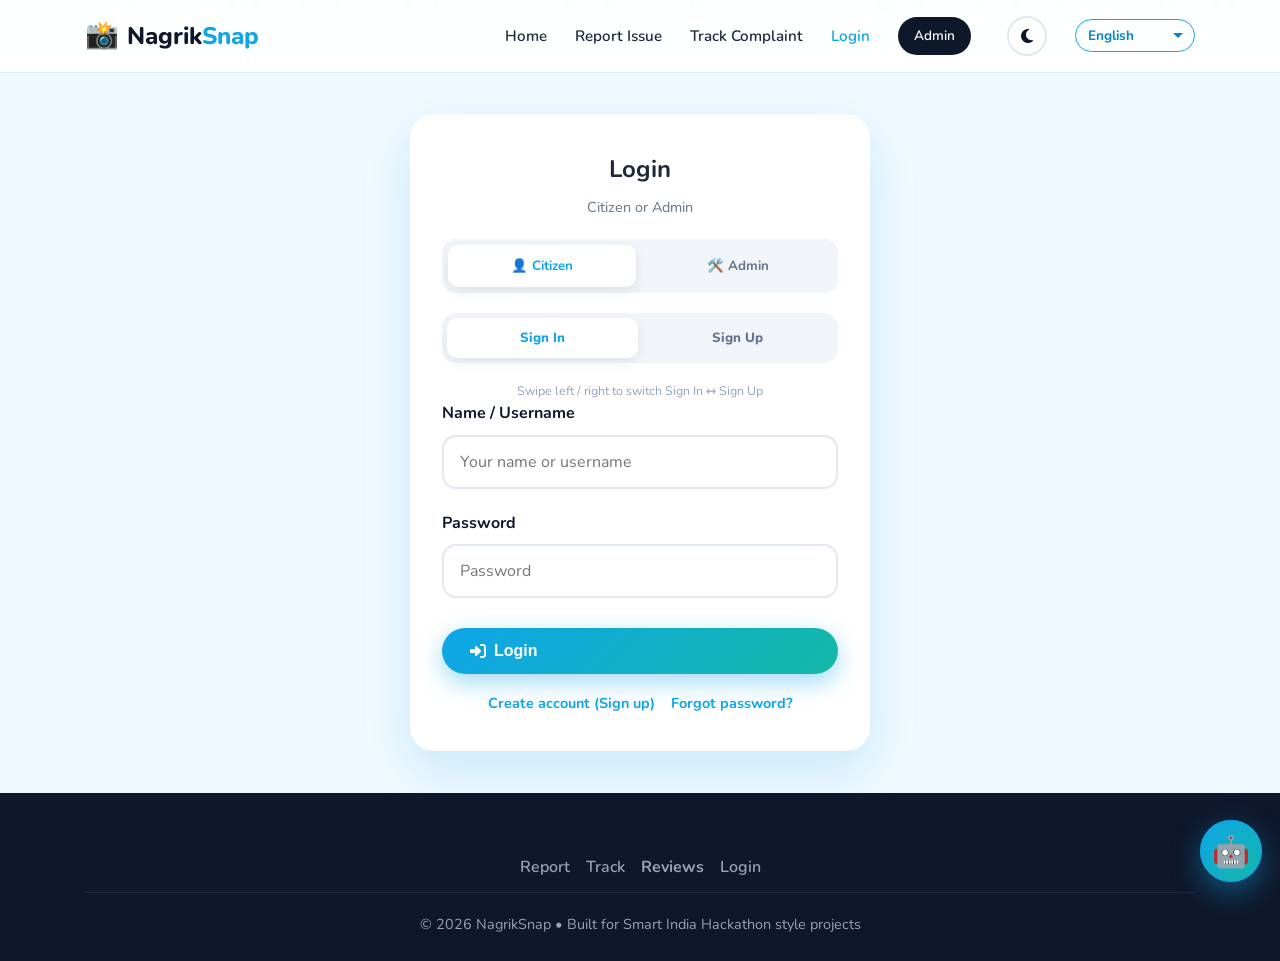
<file: frontend/my-complaints.html>
<!DOCTYPE html>
<html lang="en">
<head>
  <meta charset="UTF-8" />
  <meta name="viewport" content="width=device-width, initial-scale=1.0" />
  <title>My Complaints – NagrikSnap</title>
  <link rel="stylesheet" href="css/style.css" />
  <link href="https://fonts.googleapis.com/css2?family=Nunito:wght@400;600;700;800&display=swap" rel="stylesheet">
  <link rel="stylesheet" href="https://cdnjs.cloudflare.com/ajax/libs/font-awesome/6.5.0/css/all.min.css" />
  <style>
    .user-banner {
      background: linear-gradient(135deg, #0ea5e9, #14b8a6);
      color: white;
      padding: 28px 0;
      margin-bottom: 30px;
    }
    .user-banner h2 { font-weight: 800; margin-bottom: 4px; }
    .complaint-card {
      background: white;
      border-radius: 16px;
      padding: 22px;
      margin-bottom: 16px;
      box-shadow: 0 8px 25px rgba(14,165,233,0.1);
      transition: transform 0.2s;
    }
    .complaint-card:hover { transform: translateY(-3px); }
    .empty-box {
      text-align: center;
      padding: 60px 20px;
      background: white;
      border-radius: 20px;
      color: #94a3b8;
    }
  </style>
</head>
<body>
  <div class="particles" id="particles"></div>

  <nav class="navbar">
    <div class="container nav-container">
      <a href="index.html" class="logo">
        <span class="logo-icon">📸</span>
        <span class="logo-text">Nagrik<span>Snap</span></span>
      </a>
      <div class="nav-links" id="navLinks">
        <a href="index.html" data-i18n="nav_home">Home</a>
        <a href="report.html" data-i18n="nav_report">Report Issue</a>
        <a href="track.html">Track</a>
        <a href="my-complaints.html" class="active" data-i18n="nav_my">My Complaints</a>
        <a href="login.html" data-i18n="nav_login">Login</a>
      </div>
<button class="mobile-menu-btn" id="menuBtn" aria-label="Toggle navigation menu"><i class="fas fa-bars"></i></button>
    </div>
  </nav>

  <div class="user-banner">
    <div class="container">
      <h2 id="welcomeText">My Complaints</h2>
      <p id="userInfo" style="opacity:0.9;">Loading...</p>
    </div>
  </div>

  <div class="container" style="padding-bottom:60px;">
    <div style="display:flex; justify-content:space-between; align-items:center; margin-bottom:20px; flex-wrap:wrap; gap:12px;">
      <h3 style="font-weight:800; color:#0f172a;">Your Submitted Snaps</h3>
      <a href="report.html" class="btn btn-primary">
        <i class="fas fa-plus"></i> New Complaint
      </a>
    </div>

    <div id="complaintsContainer">
      <div class="empty-box">
        <i class="fas fa-spinner fa-spin" style="font-size:2rem;"></i>
        <p style="margin-top:12px;">Loading your complaints...</p>
      </div>
    </div>
  </div>

  <footer class="footer">
    <div class="container">
      <div class="footer-links" style="display:flex;gap:16px;justify-content:center;flex-wrap:wrap;padding:12px 0;">
          <a href="report.html">Report</a>
          <a href="track.html">Track</a>
          <a href="reviews.html"><strong>Reviews</strong></a>
          <a href="login.html">Login</a>
        </div>
      <div class="footer-bottom">
        <p>© 2026 NagrikSnap • My Complaints</p>
      </div>
    </div>
  </footer>

  <script src="js/theme.js"></script>
  <script src="js/i18n.js"></script>
  <script src="js/main.js"></script>
<script src="js/chatbotAi.js"></script>
  <script>
    // Check citizen login
    const user = JSON.parse(localStorage.getItem('nagriksnap_user') || 'null');
    if (!user) {
      alert('Please login as Citizen first to view your complaints');
      window.location.href = 'login.html';
    }

    document.getElementById('welcomeText').textContent = `Hello, ${user.name}! 👋`;
    document.getElementById('userInfo').textContent = `Phone: ${user.phone}`;

    // Update nav for logged-in citizen
    const nav = document.getElementById('navLinks');
    nav.innerHTML = `
      <a href="index.html" data-i18n="nav_home">Home</a>
      <a href="report.html" data-i18n="nav_report">Report Issue</a>
      <a href="track.html">Track</a>
      <a href="my-complaints.html" class="active" data-i18n="nav_my">My Complaints</a>
      <a href="#" onclick="citizenLogout(); return false;" style="color:#ef4444; font-weight:700;">Logout</a>
    `;

    function citizenLogout() {
      localStorage.removeItem('nagriksnap_user');
      window.location.href = 'index.html';
    }

    async function loadMyComplaints() {
      let mine = [];
      try {
        const res = await fetch(`http://localhost:8000/complaints/by-phone/${encodeURIComponent(user.phone)}`);
        if (res.ok) mine = await res.json();
      } catch (error) {
        console.log('[v0] Citizen complaints backend unavailable, using local fallback', error);
      }
      if (!mine.length) {
        const all = JSON.parse(localStorage.getItem('nagriksnap_complaints') || '[]');
        mine = all.filter(c => c.phone === user.phone || c.phone === user.phone.replace(/\D/g, ''));
      }

      const escapeHtml = value => String(value ?? '').replace(/[&<>"']/g, ch => ({'&':'&amp;','<':'&lt;','>':'&gt;','"':'&quot;',"'":'&#39;'}[ch]));
      mine = mine.map(c => ({...c, id: escapeHtml(c.id), description: escapeHtml(c.description), department: escapeHtml(c.department), status: escapeHtml(c.status), priority: escapeHtml(c.priority)}));
      const container = document.getElementById('complaintsContainer');

      if (mine.length === 0) {
        container.innerHTML = `
          <div class="empty-box">
            <div style="font-size:3rem; margin-bottom:12px;">📭</div>
            <h3 style="color:#0f172a; margin-bottom:8px;">No complaints yet</h3>
            <p>You haven't submitted any Snaps. Start by reporting an issue!</p>
            <a href="report.html" class="btn btn-primary" style="margin-top:20px;">
              <i class="fas fa-camera"></i> Report an Issue
            </a>
          </div>
        `;
        return;
      }

      container.innerHTML = mine.map(c => {
        const statusClass = {
          'Pending': 'status-pending',
          'In Progress': 'status-progress',
          'Resolved': 'status-resolved'
        }[c.status] || 'status-pending';

        const priorityClass = {
          'High': 'status-high',
          'Medium': 'status-medium',
          'Low': 'status-low'
        }[c.priority] || 'status-medium';

        return `
          <div class="complaint-card">
            <div style="display:flex; justify-content:space-between; align-items:flex-start; flex-wrap:wrap; gap:10px; margin-bottom:10px;">
              <div>
                <strong style="font-size:1.15rem; color:#0f172a;">${c.id}</strong>
                <span class="status-badge ${statusClass}" style="margin-left:10px;">${c.status}</span>
                <span class="status-badge ${priorityClass}" style="margin-left:6px;">${c.priority}</span>
                ${c.status === 'Resolved' ? (window.NagrikReviews && NagrikReviews.hasReviewed(c.id)
                  ? '<a href="reviews.html" style="margin-left:8px;font-size:0.85rem;">Reviewed ✓</a>'
                  : ('<a href="track.html?id=' + c.id + '" style="margin-left:8px;font-size:0.85rem;color:#059669;font-weight:700;">⭐ Give Review</a>')) : ''}
              </div>
              <a href="track.html?id=${c.id}" class="btn btn-secondary" style="padding:8px 16px; font-size:0.85rem;">
                View Details
              </a>
            </div>
            <p style="color:#475569; margin-bottom:8px;">${(c.description || '').substring(0, 150)}${(c.description || '').length > 150 ? '...' : ''}</p>
            <p style="font-size:0.85rem; color:#94a3b8;">
              <i class="fas fa-building"></i> ${c.department || '—'} &nbsp;•&nbsp;
              <i class="fas fa-calendar"></i> ${c.createdAt ? new Date(c.createdAt).toLocaleString() : ''}
            </p>
          </div>
        `;
      }).join('');
    }

    loadMyComplaints();
  </script>
</body>
</html>
</file>
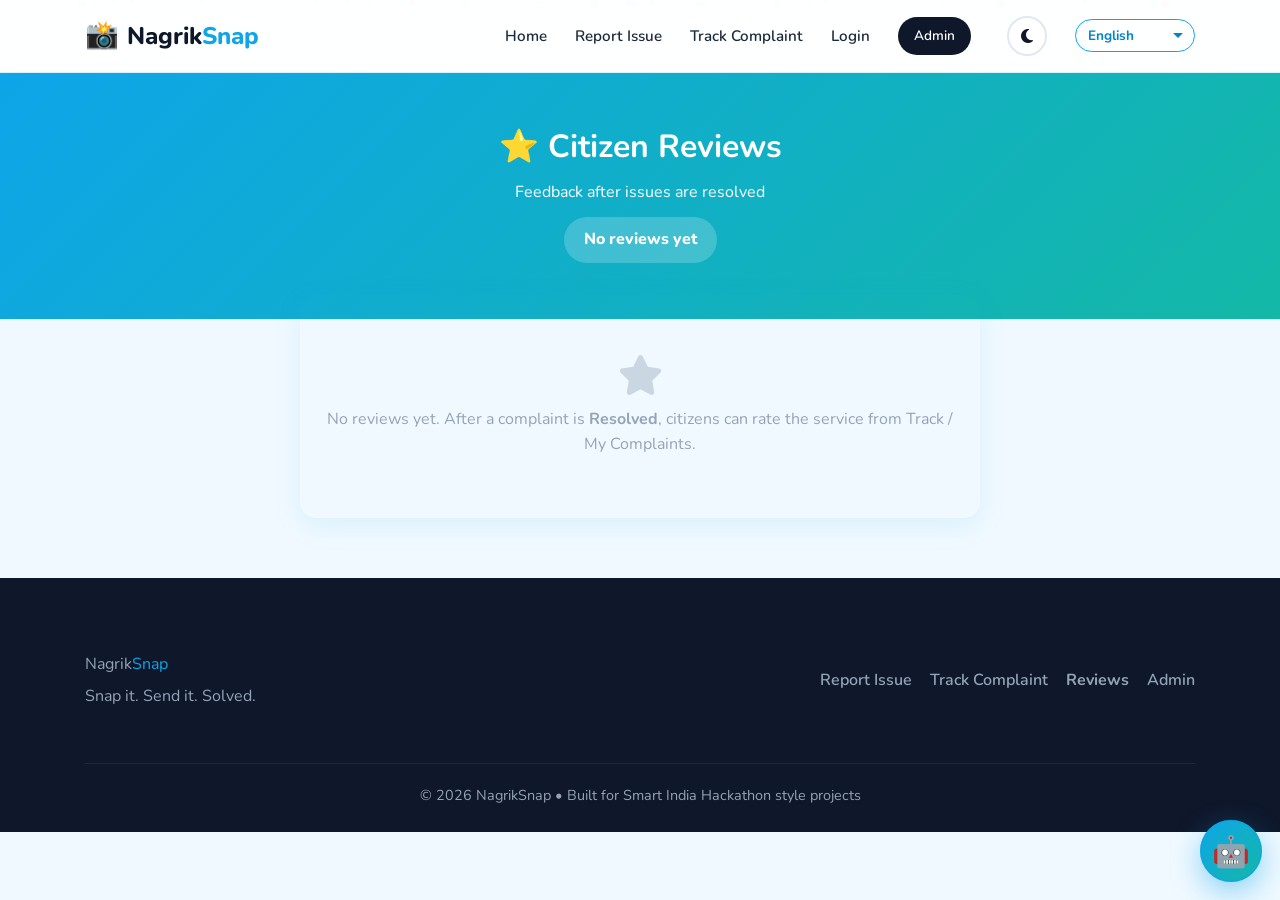
<file: frontend/reviews.html>
<!DOCTYPE html>
<html lang="en">
<head>
  <meta charset="UTF-8" />
  <meta name="viewport" content="width=device-width, initial-scale=1.0" />
  <title>Reviews – NagrikSnap</title>
  <link rel="stylesheet" href="css/style.css" />
  <link href="https://fonts.googleapis.com/css2?family=Nunito:wght@400;600;700;800&display=swap" rel="stylesheet">
  <link rel="stylesheet" href="https://cdnjs.cloudflare.com/ajax/libs/font-awesome/6.5.0/css/all.min.css" />
  <style>
    .reviews-hero {
      background: linear-gradient(135deg, #0ea5e9, #14b8a6);
      color: white;
      text-align: center;
      padding: 48px 20px 56px;
    }
    .reviews-hero h1 { font-size: 2rem; margin-bottom: 8px; }
    .avg-box {
      display: inline-flex;
      align-items: center;
      gap: 10px;
      background: rgba(255,255,255,0.2);
      padding: 10px 20px;
      border-radius: 999px;
      margin-top: 12px;
      font-weight: 800;
    }
    .review-card {
      background: white;
      border-radius: 16px;
      padding: 22px;
      margin-bottom: 16px;
      box-shadow: 0 8px 28px rgba(14,165,233,0.1);
    }
    .stars { color: #f59e0b; letter-spacing: 2px; font-size: 1.1rem; }
    .review-meta { font-size: 0.85rem; color: #94a3b8; margin-top: 10px; }
    .empty-reviews {
      text-align: center;
      padding: 60px 20px;
      color: #94a3b8;
    }
  </style>
</head>
<body>
  <div class="particles" id="particles"></div>

  <nav class="navbar">
    <div class="container nav-container">
      <a href="index.html" class="logo">
        <span class="logo-icon">📸</span>
        <span class="logo-text">Nagrik<span>Snap</span></span>
      </a>
      <div class="nav-links">
        <a href="index.html" data-i18n="nav_home">Home</a>
        <a href="report.html" data-i18n="nav_report">Report Issue</a>
        <a href="track.html" data-i18n="nav_track">Track Complaint</a>
        <a href="login.html" data-i18n="nav_login">Login</a>
        <a href="admin.html" class="admin-link" data-i18n="nav_admin">Admin</a>
      </div>
<button class="mobile-menu-btn" id="menuBtn" aria-label="Toggle navigation menu"><i class="fas fa-bars"></i></button>
    </div>
  </nav>

  <div class="reviews-hero">
    <h1>⭐ Citizen Reviews</h1>
    <p>Feedback after issues are resolved</p>
    <div class="avg-box" id="avgBox">— / 5</div>
  </div>

  <div class="container" style="max-width:720px; margin-top:-24px; padding-bottom:60px; position:relative; z-index:2;">
    <div id="reviewsList"></div>
  </div>

  <footer class="footer">
    <div class="container">
      <div class="footer-content" style="display:flex;justify-content:space-between;flex-wrap:wrap;gap:16px;padding:24px 0;">
        <div>
          <span class="logo-text">Nagrik<span>Snap</span></span>
          <p style="color:#94a3b8;margin-top:6px;">Snap it. Send it. Solved.</p>
        </div>
        <div class="footer-links" style="display:flex;gap:18px;flex-wrap:wrap;">
          <a href="report.html">Report Issue</a>
          <a href="track.html">Track Complaint</a>
          <a href="reviews.html"><strong>Reviews</strong></a>
          <a href="admin.html">Admin</a>
        </div>
      </div>
      <div class="footer-bottom">
        <p data-i18n="footer">© 2026 NagrikSnap • Built for Smart India Hackathon style projects</p>
      </div>
    </div>
  </footer>

  <script src="js/theme.js"></script>
  <script src="js/i18n.js"></script>
  <script src="js/main.js"></script>
<script src="js/chatbotAi.js"></script>
  <script>
    function starString(n) {
      const r = Math.round(Number(n) || 0);
      return '★'.repeat(r) + '☆'.repeat(5 - r);
    }

// Escape text to prevent XSS from user-supplied review content
    function esc(s) {
      const d = document.createElement('div');
      d.textContent = s == null ? '' : String(s);
      return d.innerHTML;
    }

    async function render() {
      const list = window.NagrikReviews
        ? await NagrikReviews.fetchAll()
        : JSON.parse(localStorage.getItem('nagriksnap_reviews') || '[]');
      const box = document.getElementById('avgBox');
      const container = document.getElementById('reviewsList');

      if (!list.length) {
        box.textContent = 'No reviews yet';
container.innerHTML = `
          <div class="empty-reviews" style="border-radius:16px;box-shadow:0 8px 28px rgba(14,165,233,0.1);">
            <i class="fas fa-star" style="font-size:2.5rem;margin-bottom:12px;opacity:0.4;"></i>
            <p>No reviews yet. After a complaint is <strong>Resolved</strong>, citizens can rate the service from Track / My Complaints.</p>
          </div>`;
        return;
      }

      const avg = list.reduce((s, r) => s + Number(r.rating), 0) / list.length;
      box.innerHTML = `${avg.toFixed(1)} / 5 &nbsp;·&nbsp; ${list.length} review${list.length > 1 ? 's' : ''}`;

      // Department satisfaction stats (from backend /reviews by_department)
      let deptStats = null;
      try {
        const res = await fetch('http://localhost:8000/reviews');
        if (res.ok) {
          const data = await res.json();
          deptStats = data.by_department || null;
        }
      } catch (e) { deptStats = null; }

      const deptHtml = (deptStats && Object.keys(deptStats).length)
        ? `<div style="margin-bottom:24px;">
             <h3 style="font-weight:800;color:var(--text);margin-bottom:12px;">Satisfaction by Department</h3>
             <div style="display:grid;grid-template-columns:repeat(auto-fit,minmax(180px,1fr));gap:12px;">
               ${Object.entries(deptStats).sort((a,b)=>b[1].average-a[1].average).map(([dept, st]) => `
                 <div style="background:#f8fafc;border:1px solid #e2e8f0;border-radius:14px;padding:14px;text-align:center;">
                   <div style="font-weight:800;font-size:1.3rem;color:${st.average >= 4 ? '#059669' : st.average >= 3 ? '#d97706' : '#dc2626'};">${esc(st.average)} / 5</div>
                   <div style="font-size:0.8rem;color:#94a3b8;margin-top:4px;">${esc(dept)}</div>
                   <div style="font-size:0.75rem;color:#64748b;margin-top:4px;">${st.count} review${st.count > 1 ? 's' : ''}</div>
                 </div>`).join('')}
             </div>
           </div>`
        : '';

      container.innerHTML = deptHtml + list.map(r => `
        <div class="review-card">
          <div style="display:flex;justify-content:space-between;align-items:center;flex-wrap:wrap;gap:8px;">
            <strong>${esc(r.name || 'Citizen')}</strong>
            <span class="stars">${starString(r.rating)} (${r.rating}/5)</span>
          </div>
<p style="margin-top:10px;color:var(--text);">${esc(r.comment) || '<em style="color:var(--muted);">No written comment</em>'}</p>
          <div class="review-meta">
            Tracking ID: <strong>${esc(r.complaintId || r.complaint_id || '—')}</strong>
            ${r.department ? ' · ' + esc(r.department) : ''}
            · ${new Date(r.createdAt || r.created_at).toLocaleString()}
          </div>
        </div>
      `).join('');
    }

    document.addEventListener('DOMContentLoaded', render);
  </script>
</body>
</html>
</file>
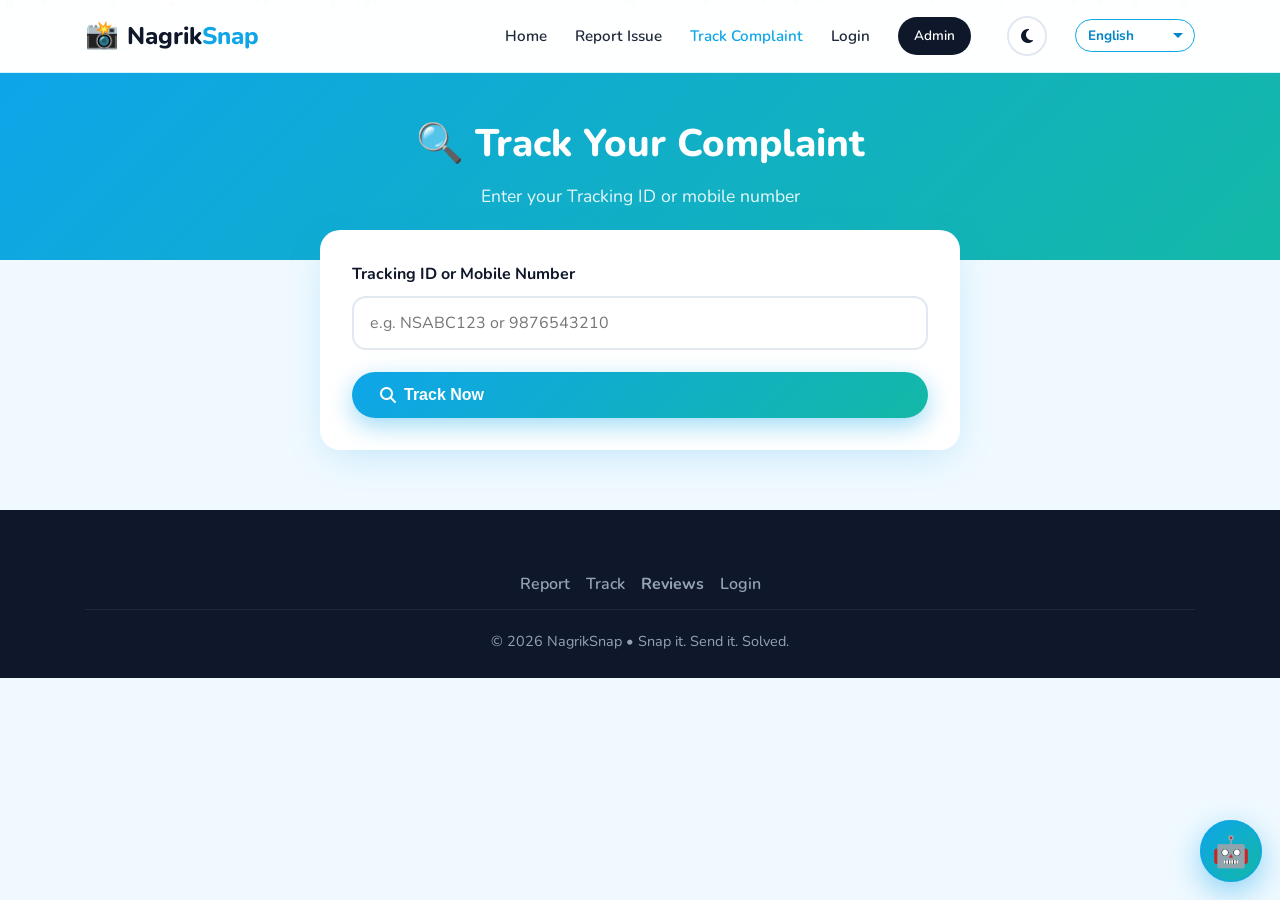
<file: frontend/track.html>
<!DOCTYPE html>
<html lang="en">
<head>
  <meta charset="UTF-8" />
  <meta name="viewport" content="width=device-width, initial-scale=1.0" />
  <title>Track Complaint – NagrikSnap</title>
  <link rel="stylesheet" href="css/style.css" />
  <link href="https://fonts.googleapis.com/css2?family=Nunito:wght@400;600;700;800&display=swap" rel="stylesheet">
  <link rel="stylesheet" href="https://cdnjs.cloudflare.com/ajax/libs/font-awesome/6.5.0/css/all.min.css" />
  <style>
    .timeline {
      position: relative;
      padding-left: 30px;
      margin-top: 24px;
    }
    .timeline::before {
      content: '';
      position: absolute;
      left: 8px;
      top: 0;
      bottom: 0;
      width: 3px;
      background: #e2e8f0;
    }
    .timeline-item {
      position: relative;
      margin-bottom: 24px;
    }
    .timeline-item::before {
      content: '';
      position: absolute;
      left: -26px;
      top: 4px;
      width: 14px;
      height: 14px;
      border-radius: 50%;
      background: #cbd5e1;
      border: 3px solid white;
      box-shadow: 0 0 0 2px #e2e8f0;
    }
    .timeline-item.active::before {
      background: var(--primary);
      box-shadow: 0 0 0 2px var(--primary);
    }
    .timeline-item.done::before {
      background: #10b981;
      box-shadow: 0 0 0 2px #10b981;
    }
    .complaint-card {
      background: white;
      border-radius: 16px;
      padding: 24px;
      margin-top: 20px;
      box-shadow: 0 8px 30px rgba(14,165,233,0.12);
    }
    .complaint-photo {
      max-width: 100%;
      max-height: 200px;
      border-radius: 12px;
      margin-top: 12px;
    }
  </style>
</head>
<body>
  <div class="particles" id="particles"></div>

  <nav class="navbar">
    <div class="container nav-container">
      <a href="index.html" class="logo">
        <span class="logo-icon">📸</span>
        <span class="logo-text">Nagrik<span>Snap</span></span>
      </a>
      <div class="nav-links">
        <a href="index.html" data-i18n="nav_home">Home</a>
        <a href="report.html" data-i18n="nav_report">Report Issue</a>
        <a href="track.html" class="active" data-i18n="nav_track">Track Complaint</a>
        <a href="login.html" data-i18n="nav_login">Login</a>
        <a href="admin.html" class="admin-link" data-i18n="nav_admin">Admin</a>
      </div>
<button class="mobile-menu-btn" id="menuBtn" aria-label="Toggle navigation menu"><i class="fas fa-bars"></i></button>
    </div>
  </nav>

  <div class="page-header">
    <div class="container">
      <h1>🔍 <span data-i18n="track_title">Track Your Complaint</span></h1>
      <p><span data-i18n="track_sub">Enter your Tracking ID or mobile number</span></p>
    </div>
  </div>

  <div class="container">
    <div class="form-card">
      <div class="form-group">
        <label data-i18n="track_label">Tracking ID or Mobile Number</label>
        <input type="text" id="searchInput" placeholder="e.g. NS123456789 or 9876543210" data-i18n-placeholder="track_ph" />
      </div>
      <button class="btn btn-primary" style="width:100%;" onclick="searchComplaint()">
        <i class="fas fa-search"></i> <span data-i18n="track_now">Track Now</span>
      </button>

      <div id="resultArea" style="display:none; margin-top:30px;"></div>
      <div id="notFound" style="display:none; text-align:center; margin-top:30px; color:#64748b;">
        <i class="fas fa-search" style="font-size:3rem; margin-bottom:12px; opacity:0.5;"></i>
        <p><span data-i18n="no_found_full">No complaint found. Please check the ID or number.</span></p>
      </div>
    </div>
  </div>

  <footer class="footer">
    <div class="container">
      <div class="footer-links" style="display:flex;gap:16px;justify-content:center;flex-wrap:wrap;padding:12px 0;">
          <a href="report.html">Report</a>
          <a href="track.html">Track</a>
          <a href="reviews.html"><strong>Reviews</strong></a>
          <a href="login.html">Login</a>
        </div>
      <div class="footer-bottom">
        <p>© 2026 NagrikSnap • Snap it. Send it. Solved.</p>
      </div>
    </div>
  </footer>

  <script src="js/theme.js"></script>
  <script src="js/i18n.js"></script>
  <script src="js/main.js"></script>
<script src="js/chatbotAi.js"></script>
  <script>
    async function searchComplaint() {
      const rawQuery = document.getElementById('searchInput').value.trim();
      const query = rawQuery.toUpperCase();
      if (!query) return;

      const escapeHtml = value => String(value ?? '').replace(/[&<>"']/g, ch => ({'&':'&amp;','<':'&lt;','>':'&gt;','"':'&quot;',"'":'&#39;'}[ch]));
      let found = null;
      try {
        const res = await fetch(`http://localhost:8000/complaints/${encodeURIComponent(rawQuery)}`);
        if (res.ok) found = await res.json();
      } catch (error) {
        console.log('[v0] Tracking backend unavailable, using local fallback', error);
      }
      if (!found) {
        const complaints = JSON.parse(localStorage.getItem('nagriksnap_complaints') || '[]');
        found = complaints.find(c =>
          c.id === query || c.phone === query || c.phone === query.replace(/\D/g, '')
        );
      }
      if (found) {
        found = {...found, id: escapeHtml(found.id), description: escapeHtml(found.description), department: escapeHtml(found.department), address: escapeHtml(found.address), status: escapeHtml(found.status), priority: escapeHtml(found.priority)};
      }

      const resultArea = document.getElementById('resultArea');
      const notFound = document.getElementById('notFound');

      if (!found) {
        resultArea.style.display = 'none';
        notFound.style.display = 'block';
        return;
      }

      notFound.style.display = 'none';
      resultArea.style.display = 'block';

      const statusClass = {
        'Pending': 'status-pending',
        'In Progress': 'status-progress',
        'Resolved': 'status-resolved'
      }[found.status] || 'status-pending';

      const priorityClass = {
        'High': 'status-high',
        'Medium': 'status-medium',
        'Low': 'status-low'
      }[found.priority] || 'status-medium';

      resultArea.innerHTML = `
        <div class="complaint-card">
          <div style="display:flex; justify-content:space-between; align-items:center; flex-wrap:wrap; gap:10px;">
            <h3 style="font-size:1.3rem;">${found.id}</h3>
            <span class="status-badge ${statusClass}">${found.status}</span>
          </div>
          
          <p style="margin:12px 0; color:#475569;">${found.description}</p>
          
          <div style="display:flex; gap:12px; flex-wrap:wrap; margin-bottom:12px;">
            <span class="status-badge ${priorityClass}">Priority: ${found.priority}</span>
            ${found.assigned_admin ? `<p style="margin-top:10px;font-size:0.9rem;"><i class="fas fa-user-shield"></i> Assigned officer: <strong>${found.assigned_admin.admin_name || found.assigned_admin_name || '—'}</strong>${found.assigned_admin.distance_km!=null ? ' · ' + found.assigned_admin.distance_km + ' km away' : ''}</p>` : ''}
            <span style="background:#f1f5f9; padding:4px 12px; border-radius:50px; font-size:0.85rem; font-weight:600;">
              ${found.department}
            </span>
          </div>

          ${found.address ? `<p><i class="fas fa-map-marker-alt" style="color:#0ea5e9;"></i> ${found.address}</p>` : ''}
          
${found.photo ? `<img src="${found.photo}" class="complaint-photo" alt="Evidence" loading="lazy" />` : ''}

          <div class="timeline">
            <div class="timeline-item done">
              <strong>Submitted</strong>
              <p style="font-size:0.9rem; color:#64748b;">${new Date(found.createdAt).toLocaleString()}</p>
            </div>
            <div class="timeline-item ${found.status !== 'Pending' ? 'done' : 'active'}">
              <strong>Under Review</strong>
              <p style="font-size:0.9rem; color:#64748b;">Department has received your Snap</p>
            </div>
            <div class="timeline-item ${found.status === 'In Progress' || found.status === 'Resolved' ? (found.status === 'Resolved' ? 'done' : 'active') : ''}">
              <strong>In Progress</strong>
              <p style="font-size:0.9rem; color:#64748b;">Work has started</p>
            </div>
            <div class="timeline-item ${found.status === 'Resolved' ? 'done' : ''}">
              <strong>Resolved</strong>
              <p style="font-size:0.9rem; color:#64748b;">Issue fixed</p>
            </div>
          </div>

          ${found.status === 'Resolved' ? `
          <div id="reviewBox" style="margin-top:24px;padding:18px;border-radius:14px;background:#f0fdf4;border:2px solid #86efac;">
            ${window.NagrikReviews && NagrikReviews.hasReviewed(found.id) ? `
              <p style="color:#059669;font-weight:700;"><i class="fas fa-check-circle"></i> You already reviewed this Snap. <a href="reviews.html">See all reviews</a></p>
            ` : `
              <h4 style="margin-bottom:10px;color:#047857;">⭐ Rate this resolution</h4>
              <p style="font-size:0.9rem;color:#64748b;margin-bottom:12px;">Your feedback helps improve civic services.</p>
              <div style="margin-bottom:10px;">
                <label style="font-weight:700;">Rating</label>
                <select id="reviewRating" style="margin-left:8px;padding:8px 12px;border-radius:10px;border:2px solid #e2e8f0;font-weight:700;">
                  <option value="5">5 - Excellent</option>
                  <option value="4">4 - Good</option>
                  <option value="3">3 - Average</option>
                  <option value="2">2 - Poor</option>
                  <option value="1">1 - Very Poor</option>
                </select>
              </div>
              <textarea id="reviewComment" placeholder="Optional comment..." style="width:100%;min-height:70px;padding:10px;border-radius:12px;border:2px solid #e2e8f0;font-family:inherit;"></textarea>
              <button type="button" class="btn btn-primary" style="margin-top:12px;" onclick="submitReview('${found.id}', '${(found.department||'').replace(/'/g,"")}','${(found.phone||'').replace(/'/g,"")}')">
                <i class="fas fa-star"></i> Submit Review
              </button>
            `}
          </div>` : ''}

        </div>
      `;
    }

    // Auto search if ID in URL
    const urlParams = new URLSearchParams(window.location.search);
    if (urlParams.get('id')) {
      document.getElementById('searchInput').value = urlParams.get('id');
      searchComplaint();
    }
  
    async function submitReview(complaintId, department, phone) {
      const rating = document.getElementById('reviewRating')?.value;
      const comment = document.getElementById('reviewComment')?.value || '';
      let name = 'Citizen';
      try {
        const u = JSON.parse(localStorage.getItem('nagriksnap_user') || 'null');
        if (u && u.name) name = u.name;
      } catch(e) {}
      if (!window.NagrikReviews) {
        alert('Review system not loaded');
        return;
      }
      const res = await NagrikReviews.save({
        complaintId,
        rating,
        comment,
        name,
        phone,
        department
      });
      if (!res.ok) {
        alert(res.error || 'Could not save review');
        return;
      }
      alert('Thank you for your review!');
      // re-run search to refresh UI
      if (typeof searchComplaint === 'function') searchComplaint();
      else location.reload();
    }

  </script>
</body>
</html>
</file>
<file: frontend/css/style.css>
/* ===== NagrikSnap – Cool Cartoon + Shatter Style ===== */
:root {
  --primary: #0ea5e9;        /* Electric Blue */
  --primary-dark: #0284c7;
  --accent: #f97316;         /* Hot Orange */
  --accent-glow: #fb923c;
  --teal: #14b8a6;
  --dark: #0f172a;
  --text: #1e293b;
  --muted: #64748b;
  --bg: #f0f9ff;
  --white: #ffffff;
  --card-shadow: 0 10px 40px -10px rgba(14, 165, 233, 0.25);
  --radius: 20px;
}

* {
  margin: 0;
  padding: 0;
  box-sizing: border-box;
}

body {
  font-family: 'Nunito', 'Poppins', system-ui, sans-serif;
  background: var(--bg);
  color: var(--text);
  line-height: 1.6;
  overflow-x: hidden;
}

.container {
  max-width: 1150px;
  margin: 0 auto;
  padding: 0 20px;
}

/* ===== Particles / Shatter background ===== */
.particles {
  position: fixed;
  top: 0;
  left: 0;
  width: 100%;
  height: 100%;
  pointer-events: none;
  z-index: 0;
  overflow: hidden;
}

.particle {
  position: absolute;
  width: 6px;
  height: 6px;
  background: var(--primary);
  border-radius: 50%;
  opacity: 0.4;
  animation: float-particle 12s infinite linear;
}

@keyframes float-particle {
  0% { transform: translateY(100vh) rotate(0deg); opacity: 0; }
  10% { opacity: 0.5; }
  90% { opacity: 0.3; }
  100% { transform: translateY(-10vh) rotate(720deg); opacity: 0; }
}

/* ===== Navbar ===== */
.navbar {
  position: sticky;
  top: 0;
  background: rgba(255, 255, 255, 0.92);
  -webkit-backdrop-filter: blur(12px);
  backdrop-filter: blur(12px);
  border-bottom: 1px solid rgba(14, 165, 233, 0.15);
  z-index: 100;
  padding: 14px 0;
}

.nav-container {
  display: flex;
  align-items: center;
  justify-content: space-between;
}

.logo {
  display: flex;
  align-items: center;
  gap: 8px;
  text-decoration: none;
  font-weight: 800;
  font-size: 1.5rem;
  color: var(--dark);
}

.logo-icon {
  font-size: 1.7rem;
}

.logo-text span {
  color: var(--primary);
}

.nav-links {
  display: flex;
  gap: 28px;
  align-items: center;
}

.nav-links a {
  text-decoration: none;
  color: var(--text);
  font-weight: 600;
  font-size: 0.95rem;
  transition: color 0.2s;
}

.nav-links a:hover,
.nav-links a.active {
  color: var(--primary);
}

.admin-link {
  background: var(--dark);
  color: white !important;
  padding: 8px 16px;
  border-radius: 50px;
  font-size: 0.85rem !important;
}

.mobile-menu-btn {
  display: none;
  background: none;
  border: none;
  font-size: 1.4rem;
  color: var(--dark);
  cursor: pointer;
}

/* ===== Buttons ===== */
.btn {
  display: inline-flex;
  align-items: center;
  gap: 8px;
  padding: 14px 28px;
  border-radius: 50px;
  font-weight: 700;
  font-size: 1rem;
  text-decoration: none;
  border: none;
  cursor: pointer;
  transition: all 0.25s ease;
  position: relative;
  overflow: hidden;
}

.btn-primary {
  background: linear-gradient(135deg, var(--primary), var(--teal));
  color: white;
  box-shadow: 0 8px 25px rgba(14, 165, 233, 0.4);
}

.btn-primary:hover {
  transform: translateY(-3px);
  box-shadow: 0 12px 30px rgba(14, 165, 233, 0.5);
}

.btn-secondary {
  background: white;
  color: var(--primary);
  border: 2px solid var(--primary);
}

.btn-secondary:hover {
  background: var(--primary);
  color: white;
}

.btn-large {
  padding: 18px 40px;
  font-size: 1.15rem;
}

/* Shatter effect on primary buttons */
.btn-shatter::after {
  content: '';
  position: absolute;
  top: 50%;
  left: 50%;
  width: 0;
  height: 0;
  background: rgba(255, 255, 255, 0.3);
  border-radius: 50%;
  transform: translate(-50%, -50%);
  transition: width 0.5s, height 0.5s;
}

.btn-shatter:hover::after {
  width: 300px;
  height: 300px;
}

/* ===== Hero ===== */
.hero {
  padding: 70px 0 90px;
  position: relative;
  z-index: 1;
  background: linear-gradient(180deg, #e0f2fe 0%, #f0f9ff 100%);
}

.hero-content {
  display: grid;
  grid-template-columns: 1.1fr 0.9fr;
  gap: 50px;
  align-items: center;
}

.badge {
  display: inline-block;
  background: white;
  color: var(--primary);
  font-weight: 700;
  font-size: 0.85rem;
  padding: 6px 14px;
  border-radius: 50px;
  margin-bottom: 18px;
  box-shadow: 0 4px 15px rgba(14, 165, 233, 0.15);
}

.hero h1 {
  font-size: 3.4rem;
  font-weight: 800;
  line-height: 1.15;
  color: var(--dark);
  margin-bottom: 12px;
}

.hero h1 .highlight {
  background: linear-gradient(135deg, var(--primary), var(--accent));
  -webkit-background-clip: text;
  -webkit-text-fill-color: transparent;
  background-clip: text;
}

.tagline {
  font-size: 1.5rem;
  font-weight: 700;
  color: var(--primary-dark);
  margin-bottom: 16px;
}

.tagline span {
  color: var(--accent);
}

.subtitle {
  font-size: 1.1rem;
  color: var(--muted);
  max-width: 480px;
  margin-bottom: 32px;
}

.hero-btns {
  display: flex;
  gap: 16px;
  flex-wrap: wrap;
}

/* Cartoon Phone Visual */
.hero-visual {
  display: flex;
  justify-content: center;
  position: relative;
}

.cartoon-phone {
  width: 260px;
  height: 480px;
  background: linear-gradient(145deg, #1e293b, #0f172a);
  border-radius: 36px;
  padding: 12px;
  box-shadow: 0 25px 50px rgba(0, 0, 0, 0.25);
  position: relative;
  animation: float-phone 4s ease-in-out infinite;
}

@keyframes float-phone {
  0%, 100% { transform: translateY(0); }
  50% { transform: translateY(-15px); }
}

.phone-screen {
  width: 100%;
  height: 100%;
  background: linear-gradient(180deg, #0ea5e9, #14b8a6);
  border-radius: 28px;
  display: flex;
  flex-direction: column;
  align-items: center;
  justify-content: center;
  position: relative;
  overflow: hidden;
}

.snap-icon {
  font-size: 5rem;
  animation: pulse-snap 2s infinite;
}

@keyframes pulse-snap {
  0%, 100% { transform: scale(1); }
  50% { transform: scale(1.1); }
}

.shatter-lines {
  position: absolute;
  inset: 0;
  background: 
    linear-gradient(45deg, transparent 40%, rgba(255,255,255,0.15) 50%, transparent 60%),
    linear-gradient(-45deg, transparent 40%, rgba(255,255,255,0.1) 50%, transparent 60%);
  animation: shatter-move 6s linear infinite;
}

@keyframes shatter-move {
  0% { transform: translateX(-20%) translateY(-20%); }
  100% { transform: translateX(20%) translateY(20%); }
}

.floating-icons {
  position: absolute;
  width: 100%;
  height: 100%;
  top: 0;
  left: 0;
  pointer-events: none;
}

.float-item {
  position: absolute;
  font-size: 1.8rem;
  animation: float-around 5s ease-in-out infinite;
}

.float-item:nth-child(1) { top: 10%; left: -30px; animation-delay: 0s; }
.float-item:nth-child(2) { top: 30%; right: -35px; animation-delay: 1s; }
.float-item:nth-child(3) { bottom: 25%; left: -25px; animation-delay: 2s; }
.float-item:nth-child(4) { bottom: 10%; right: -30px; animation-delay: 1.5s; }

@keyframes float-around {
  0%, 100% { transform: translateY(0) rotate(0deg); }
  50% { transform: translateY(-12px) rotate(10deg); }
}

/* ===== How it Works ===== */
.how-it-works {
  padding: 80px 0;
  background: white;
  position: relative;
  z-index: 1;
}

.section-title {
  text-align: center;
  font-size: 2.4rem;
  font-weight: 800;
  color: var(--dark);
  margin-bottom: 10px;
}

.section-subtitle {
  text-align: center;
  color: var(--muted);
  margin-bottom: 50px;
  font-size: 1.1rem;
}

.steps {
  display: flex;
  align-items: center;
  justify-content: center;
  gap: 20px;
  flex-wrap: wrap;
}

.step-card {
  background: var(--bg);
  border-radius: var(--radius);
  padding: 32px 28px;
  text-align: center;
  width: 260px;
  box-shadow: var(--card-shadow);
  transition: transform 0.3s;
  position: relative;
}

.step-card:hover {
  transform: translateY(-8px);
}

.step-number {
  position: absolute;
  top: -12px;
  left: 50%;
  transform: translateX(-50%);
  background: var(--accent);
  color: white;
  width: 32px;
  height: 32px;
  border-radius: 50%;
  display: flex;
  align-items: center;
  justify-content: center;
  font-weight: 800;
  font-size: 0.9rem;
}

.step-icon {
  font-size: 3rem;
  margin-bottom: 16px;
}

.step-card h3 {
  font-size: 1.4rem;
  font-weight: 800;
  margin-bottom: 10px;
  color: var(--dark);
}

.step-card p {
  color: var(--muted);
  font-size: 0.95rem;
}

.step-arrow {
  font-size: 2rem;
  color: var(--primary);
  font-weight: 700;
}

/* ===== Features ===== */
.features {
  padding: 80px 0;
  background: linear-gradient(180deg, #f0f9ff, #e0f2fe);
  position: relative;
  z-index: 1;
}

.features-grid {
  display: grid;
  grid-template-columns: repeat(auto-fit, minmax(280px, 1fr));
  gap: 24px;
}

.feature-card {
  background: white;
  border-radius: var(--radius);
  padding: 28px;
  box-shadow: var(--card-shadow);
  transition: all 0.3s;
}

.feature-card:hover {
  transform: translateY(-6px);
  box-shadow: 0 15px 40px -10px rgba(14, 165, 233, 0.3);
}

.feature-icon {
  font-size: 2.5rem;
  margin-bottom: 14px;
}

.feature-card h3 {
  font-size: 1.2rem;
  font-weight: 800;
  margin-bottom: 8px;
  color: var(--dark);
}

.feature-card p {
  color: var(--muted);
  font-size: 0.95rem;
}

/* ===== CTA ===== */
.cta {
  padding: 80px 0;
  background: linear-gradient(135deg, var(--primary), var(--teal));
  text-align: center;
  color: white;
  position: relative;
  z-index: 1;
}

.cta h2 {
  font-size: 2.5rem;
  font-weight: 800;
  margin-bottom: 12px;
}

.cta p {
  font-size: 1.15rem;
  opacity: 0.9;
  margin-bottom: 30px;
}

.cta .btn-primary {
  background: white;
  color: var(--primary);
  box-shadow: 0 10px 30px rgba(0,0,0,0.2);
}

.cta .btn-primary:hover {
  background: var(--accent);
  color: white;
}

/* ===== Footer ===== */
.footer {
  background: var(--dark);
  color: #94a3b8;
  padding: 50px 0 25px;
  position: relative;
  z-index: 1;
}

.footer-content {
  display: flex;
  justify-content: space-between;
  align-items: center;
  margin-bottom: 30px;
  flex-wrap: wrap;
  gap: 20px;
}

.footer-brand .logo-text {
  font-size: 1.5rem;
  font-weight: 800;
  color: white;
}

.footer-brand .logo-text span {
  color: var(--primary);
}

.footer-brand p {
  margin-top: 6px;
  font-size: 0.95rem;
}

.footer-links {
  display: flex;
  gap: 24px;
}

.footer-links a {
  color: #94a3b8;
  text-decoration: none;
  font-weight: 600;
  transition: color 0.2s;
}

.footer-links a:hover {
  color: white;
}

.footer-bottom {
  border-top: 1px solid #1e293b;
  padding-top: 20px;
  text-align: center;
  font-size: 0.9rem;
}

/* ===== Common page styles (report, track, admin) ===== */
.page-header {
  background: linear-gradient(135deg, var(--primary), var(--teal));
  color: white;
  padding: 40px 0 50px;
  text-align: center;
}

.page-header h1 {
  font-size: 2.4rem;
  font-weight: 800;
  margin-bottom: 8px;
}

.page-header p {
  opacity: 0.9;
  font-size: 1.1rem;
}

.form-card {
  background: white;
  border-radius: var(--radius);
  padding: 32px;
  box-shadow: var(--card-shadow);
  max-width: 640px;
  margin: -30px auto 60px;
  position: relative;
  z-index: 2;
}

.form-group {
  margin-bottom: 22px;
}

.form-group label {
  display: block;
  font-weight: 700;
  margin-bottom: 8px;
  color: var(--dark);
}

.form-group input,
.form-group textarea,
.form-group select {
  width: 100%;
  padding: 14px 16px;
  border: 2px solid #e2e8f0;
  border-radius: 14px;
  font-size: 1rem;
  font-family: inherit;
  transition: border-color 0.2s;
}

.form-group input:focus,
.form-group textarea:focus {
  outline: none;
  border-color: var(--primary);
}

.form-group textarea {
  min-height: 120px;
  resize: vertical;
}

.upload-area {
  border: 2px dashed #cbd5e1;
  border-radius: 16px;
  padding: 40px 20px;
  text-align: center;
  cursor: pointer;
  transition: all 0.25s;
  background: #f8fafc;
}

.upload-area:hover,
.upload-area.dragover {
  border-color: var(--primary);
  background: #e0f2fe;
}

.upload-area i {
  font-size: 2.5rem;
  color: var(--primary);
  margin-bottom: 12px;
}

.voice-btn {
  display: inline-flex;
  align-items: center;
  gap: 8px;
  background: #fef3c7;
  color: #d97706;
  border: none;
  padding: 10px 18px;
  border-radius: 50px;
  font-weight: 700;
  cursor: pointer;
  margin-top: 10px;
  transition: all 0.2s;
}

.voice-btn:hover,
.voice-btn.listening {
  background: var(--accent);
  color: white;
}

.voice-btn.listening {
  animation: pulse-voice 1s infinite;
}

@keyframes pulse-voice {
  0%, 100% { box-shadow: 0 0 0 0 rgba(249, 115, 22, 0.5); }
  50% { box-shadow: 0 0 0 12px rgba(249, 115, 22, 0); }
}

.status-badge {
  display: inline-block;
  padding: 4px 12px;
  border-radius: 50px;
  font-size: 0.8rem;
  font-weight: 700;
}

.status-pending { background: #fef3c7; color: #d97706; }
.status-progress { background: #dbeafe; color: #2563eb; }
.status-resolved { background: #d1fae5; color: #059669; }
.status-high { background: #fee2e2; color: #dc2626; }
.status-medium { background: #ffedd5; color: #ea580c; }
.status-low { background: #e0e7ff; color: #4f46e5; }

/* ===== Responsive ===== */
@media (max-width: 900px) {
  .hero-content {
    grid-template-columns: 1fr;
    text-align: center;
  }
  .hero h1 {
    font-size: 2.6rem;
  }
  .subtitle {
    margin-left: auto;
    margin-right: auto;
  }
  .hero-btns {
    justify-content: center;
  }
  .hero-visual {
    order: -1;
  }
  .cartoon-phone {
    width: 200px;
    height: 380px;
  }
  .step-arrow {
    display: none;
  }
}

@media (max-width: 640px) {
  .nav-links {
    display: none;
  }
  .mobile-menu-btn {
    display: block;
  }
  .hero h1 {
    font-size: 2.1rem;
  }
  .section-title {
    font-size: 1.9rem;
  }
  .form-card {
    margin: -20px 16px 40px;
    padding: 24px 18px;
  }
}


/* Language Switcher */
.lang-switcher { display: flex; align-items: center; }
.lang-switcher select {
  appearance: none;
  background: linear-gradient(135deg, #e0f2fe, #f0fdfa);
  border: 1.5px solid #0ea5e9;
  border-radius: 999px;
  padding: 6px 28px 6px 12px;
  font-family: inherit;
  font-size: 0.85rem;
  font-weight: 700;
  color: #0284c7;
  cursor: pointer;
  background-image: url("data:image/svg+xml,%3Csvg xmlns='http://www.w3.org/2000/svg' width='12' height='12' viewBox='0 0 12 12'%3E%3Cpath fill='%230284c7' d='M6 8L1 3h10z'/%3E%3C/svg%3E");
  background-repeat: no-repeat;
  background-position: right 10px center;
  min-width: 120px;
}
.lang-switcher select:hover { border-color: #f97316; color: #ea580c; }
@media (max-width: 768px) {
  .lang-switcher { width: 100%; margin-top: 8px; }
  .lang-switcher select { width: 100%; }
}


/* ===== Jan Sevak AI Chat Widget ===== */
.jansevak-widget { position: fixed; right: 18px; bottom: 18px; z-index: 9999; font-family: inherit; }
.jansevak-toggle {
  position: relative;
  display: flex; align-items: center; justify-content: center;
  width: 62px; height: 62px;
  background: linear-gradient(135deg, #0ea5e9, #14b8a6);
  color: white; border: none; border-radius: 50%;
  cursor: pointer;
  box-shadow: 0 10px 30px rgba(14,165,233,0.45);
  transition: transform 0.25s ease, box-shadow 0.25s ease;
}
.jansevak-toggle:hover { transform: translateY(-3px) scale(1.04); }
.jansevak-toggle-icon { font-size: 1.9rem; line-height: 1; }
.jansevak-toggle-close { display: none; font-size: 1.5rem; line-height: 1; }
.jansevak-toggle.active .jansevak-toggle-icon { display: none; }
.jansevak-toggle.active .jansevak-toggle-close { display: inline; }
.jansevak-pulse {
  position: absolute; top: 0; left: 0; width: 100%; height: 100%;
  border-radius: 50%;
  border: 2px solid rgba(14,165,233,0.6);
  animation: jans-evak-pulse 2s infinite;
  pointer-events: none;
}
@keyframes jans-evak-pulse {
  0% { transform: scale(1); opacity: 0.8; }
  100% { transform: scale(1.6); opacity: 0; }
}
.jansevak-window {
  position: absolute; right: 0; bottom: 72px;
  width: min(380px, calc(100vw - 24px));
  height: 540px; max-height: 78vh;
  background: white; border-radius: 18px;
  box-shadow: 0 20px 50px rgba(15,23,42,0.28);
  display: flex; flex-direction: column; overflow: hidden;
  border: 1px solid #e2e8f0;
  opacity: 0; transform: translateY(16px) scale(0.96);
  pointer-events: none;
  transition: opacity 0.25s ease, transform 0.25s ease;
}
.jansevak-window.open { opacity: 1; transform: translateY(0) scale(1); pointer-events: auto; }
.jansevak-header {
  background: linear-gradient(135deg, #0ea5e9, #14b8a6);
  color: white; padding: 14px 16px;
  display: flex; align-items: center; gap: 10px;
}
.jansevak-avatar {
  width: 40px; height: 40px; border-radius: 50%;
  background: rgba(255,255,255,0.22);
  display: flex; align-items: center; justify-content: center;
  font-size: 1.4rem; flex-shrink: 0;
}
.jansevak-header-info { flex: 1; display: flex; flex-direction: column; line-height: 1.3; }
.jansevak-header-info strong { font-size: 1rem; }
.jansevak-online { font-size: 0.72rem; opacity: 0.92; }
.jansevak-lang {
  background: rgba(255,255,255,0.2); color: white; border: none;
  border-radius: 999px; padding: 4px 10px; font-size: 0.75rem; font-weight: 700;
  cursor: pointer; font-family: inherit;
}
.jansevak-lang:hover { background: rgba(255,255,255,0.32); }
.jansevak-minimize {
  background: transparent; border: none; color: white;
  font-size: 1.1rem; cursor: pointer; padding: 4px;
}
.jansevak-messages {
  flex: 1; overflow-y: auto; padding: 14px;
  background: #f8fafc; display: flex; flex-direction: column; gap: 10px;
}
.jansevak-msg { display: flex; gap: 8px; max-width: 92%; }
.jansevak-msg.user { align-self: flex-end; flex-direction: row-reverse; }
.jansevak-msg-avatar {
  width: 30px; height: 30px; border-radius: 50%; flex-shrink: 0;
  background: linear-gradient(135deg, #0ea5e9, #14b8a6);
  display: flex; align-items: center; justify-content: center; font-size: 0.95rem;
}
.jansevak-bubble {
  padding: 10px 13px; border-radius: 14px;
  font-size: 0.9rem; line-height: 1.5; white-space: pre-wrap; word-break: break-word;
  background: white; border: 1px solid #e2e8f0; color: #1e293b;
}
.jansevak-msg.user .jansevak-bubble {
  background: #0ea5e9; color: white; border: none;
  border-bottom-right-radius: 4px;
}
.jansevak-msg.bot .jansevak-bubble { border-bottom-left-radius: 4px; }
.jansevak-typing { display: inline-flex; gap: 4px; align-items: center; padding: 12px 14px; }
.jansevak-typing span {
  width: 7px; height: 7px; border-radius: 50%;
  background: #0ea5e9; display: inline-block;
  animation: jans-evak-blip 1.2s infinite;
}
.jansevak-typing span:nth-child(2) { animation-delay: 0.2s; }
.jansevak-typing span:nth-child(3) { animation-delay: 0.4s; }
@keyframes jans-evak-blip {
  0%, 80%, 100% { transform: scale(0.6); opacity: 0.5; }
  40% { transform: scale(1); opacity: 1; }
}
.jansevak-quick {
  display: flex; flex-wrap: wrap; gap: 6px; padding: 8px 10px;
  border-top: 1px solid #e2e8f0; background: #fff;
}
.jansevak-chip {
  border: 1px solid #cbd5e1; background: #f1f5f9; border-radius: 999px;
  padding: 5px 11px; font-size: 0.75rem; font-weight: 700;
  cursor: pointer; font-family: inherit; color: #334155;
}
.jansevak-chip:hover { border-color: #0ea5e9; color: #0284c7; }
.jansevak-input {
  display: flex; gap: 8px; padding: 10px;
  border-top: 1px solid #e2e8f0; background: white;
}
.jansevak-input input {
  flex: 1; border: 2px solid #e2e8f0; border-radius: 12px;
  padding: 10px 12px; font-family: inherit; font-size: 0.9rem;
}
.jansevak-input input:focus { outline: none; border-color: #0ea5e9; }
.jansevak-input button {
  background: #0ea5e9; color: white; border: none; border-radius: 12px;
  width: 44px; cursor: pointer; font-size: 1rem;
}
.jansevak-priority {
  display: inline-block; padding: 2px 10px; border-radius: 999px;
  font-size: 0.75rem; font-weight: 800;
}
.jansevak-priority.status-high { background: #fee2e2; color: #dc2626; }
.jansevak-priority.status-medium { background: #ffedd5; color: #ea580c; }
.jansevak-priority.status-low { background: #e0e7ff; color: #4f46e5; }

/* Jan Sevak dark mode */
[data-theme="dark"] .jansevak-window { background: #1e293b; border-color: #334155; }
[data-theme="dark"] .jansevak-messages { background: #0f172a; }
[data-theme="dark"] .jansevak-bubble {
  background: #1e293b; border-color: #334155; color: #e2e8f0;
}
[data-theme="dark"] .jansevak-msg.user .jansevak-bubble { background: #0ea5e9; color: white; }
[data-theme="dark"] .jansevak-quick { background: #1e293b; border-color: #334155; }
[data-theme="dark"] .jansevak-chip { background: #0f172a; border-color: #334155; color: #cbd5e1; }
[data-theme="dark"] .jansevak-input { background: #1e293b; border-color: #334155; }
[data-theme="dark"] .jansevak-input input { background: #0f172a; color: #e2e8f0; border-color: #334155; }


/* ===== Theme toggle ===== */
.theme-toggle-btn {
  border: 2px solid #e2e8f0;
  background: white;
  color: #0f172a;
  width: 40px; height: 40px;
  border-radius: 999px;
  cursor: pointer;
  font-size: 1rem;
  display: inline-flex;
  align-items: center;
  justify-content: center;
  margin-left: 8px;
}
.theme-toggle-btn:hover { border-color: #0ea5e9; color: #0ea5e9; }

/* ===== Dark mode ===== */
[data-theme="dark"] {
  color-scheme: dark;
}
[data-theme="dark"] body,
html[data-theme="dark"] body {
  background: #0b1220 !important;
  color: #e2e8f0 !important;
}
[data-theme="dark"] .navbar {
  background: #0f172a !important;
  border-bottom: 1px solid #1e293b;
}
[data-theme="dark"] .nav-links a { color: #cbd5e1 !important; }
[data-theme="dark"] .logo-text { color: #f8fafc !important; }
[data-theme="dark"] .form-card,
[data-theme="dark"] .login-card,
[data-theme="dark"] .stat-card,
[data-theme="dark"] .complaint-row,
[data-theme="dark"] .complaint-card,
[data-theme="dark"] .review-card,
[data-theme="dark"] #nsChatPanel {
  background: #1e293b !important;
  color: #e2e8f0 !important;
  box-shadow: 0 8px 30px rgba(0,0,0,0.35) !important;
}
[data-theme="dark"] input,
[data-theme="dark"] textarea,
[data-theme="dark"] select {
  background: #0f172a !important;
  color: #e2e8f0 !important;
  border-color: #334155 !important;
}
[data-theme="dark"] .footer {
  background: #0f172a !important;
  color: #94a3b8 !important;
}
[data-theme="dark"] .theme-toggle-btn {
  background: #1e293b;
  border-color: #334155;
  color: #fbbf24;
}
[data-theme="dark"] .upload-area {
  background: #0f172a !important;
  border-color: #334155 !important;
}
[data-theme="dark"] .page-header-bar,
[data-theme="dark"] .reviews-hero {
  filter: brightness(0.92);
}

/* ===== Dark mode: hero & sections ===== */
html[data-theme="dark"] .hero {
  background: linear-gradient(180deg, #0f172a 0%, #111c33 100%) !important;
}
html[data-theme="dark"] .how-it-works { background: #0f172a !important; }
html[data-theme="dark"] .features {
  background: linear-gradient(180deg, #0f172a, #111c33) !important;
}
html[data-theme="dark"] .badge {
  background: #1e293b !important;
  color: #38bdf8 !important;
  box-shadow: 0 4px 15px rgba(0,0,0,0.3) !important;
}
html[data-theme="dark"] .step-card {
  background: #1e293b !important;
  box-shadow: 0 10px 30px rgba(0,0,0,0.35) !important;
}
html[data-theme="dark"] .feature-card {
  background: #1e293b !important;
  box-shadow: 0 10px 30px rgba(0,0,0,0.35) !important;
}
html[data-theme="dark"] .feature-card:hover {
  box-shadow: 0 15px 40px rgba(0,0,0,0.45) !important;
}

/* ===== Dark mode: text contrast ===== */
html[data-theme="dark"] .hero h1,
html[data-theme="dark"] .section-title,
html[data-theme="dark"] .step-card h3,
html[data-theme="dark"] .feature-card h3,
html[data-theme="dark"] .form-group label,
html[data-theme="dark"] .form-card h3,
html[data-theme="dark"] .form-card h2,
html[data-theme="dark"] .form-card h4,
html[data-theme="dark"] .logo-text {
  color: #f8fafc !important;
}
html[data-theme="dark"] .step-card p,
html[data-theme="dark"] .feature-card p,
html[data-theme="dark"] .subtitle,
html[data-theme="dark"] .form-card p,
html[data-theme="dark"] .form-card label {
  color: #cbd5e1 !important;
}
html[data-theme="dark"] .tagline { color: #38bdf8 !important; }
html[data-theme="dark"] .mobile-menu-btn { color: #e2e8f0 !important; }

/* ===== Dark mode: feature icons / highlights ===== */
html[data-theme="dark"] .feature-icon { color: #38bdf8; }
html[data-theme="dark"] .step-icon { color: #38bdf8; }

/* ===== Dark mode: report page ===== */
html[data-theme="dark"] .ai-result {
  background: linear-gradient(135deg, #0f172a, #111c33) !important;
  border-color: #334155 !important;
}
html[data-theme="dark"] .ai-result h4 { color: #38bdf8 !important; }
html[data-theme="dark"] .ai-result p { color: #cbd5e1 !important; }
html[data-theme="dark"] .success-screen h2 { color: #f8fafc !important; }
html[data-theme="dark"] .success-screen p { color: #cbd5e1 !important; }
html[data-theme="dark"] .tracking-id-box {
  background: #0b1220 !important;
  color: #38bdf8 !important;
}

/* ===== Dark mode: track page ===== */
html[data-theme="dark"] .complaint-card {
  background: #1e293b !important;
  color: #e2e8f0 !important;
  box-shadow: 0 8px 30px rgba(0,0,0,0.35) !important;
}
html[data-theme="dark"] .complaint-card h3 { color: #f8fafc !important; }
html[data-theme="dark"] .complaint-card h4 { color: #f8fafc !important; }
html[data-theme="dark"] .complaint-card p { color: #cbd5e1 !important; }
html[data-theme="dark"] .complaint-card .status-badge:not(.status-high):not(.status-medium):not(.status-low):not(.status-pending):not(.status-progress):not(.status-resolved) {
  background: #0f172a !important;
  color: #cbd5e1 !important;
}
html[data-theme="dark"] .timeline::before,
html[data-theme="dark"] .timeline-item::before { background: #334155 !important; border-color: #1e293b !important; }
html[data-theme="dark"] .timeline-item strong { color: #f8fafc !important; }
html[data-theme="dark"] .timeline-item p { color: #94a3b8 !important; }
html[data-theme="dark"] #reviewBox {
  background: #0f172a !important;
  border-color: #065f46 !important;
}
html[data-theme="dark"] #reviewBox h4 { color: #34d399 !important; }
html[data-theme="dark"] #reviewBox p { color: #94a3b8 !important; }
html[data-theme="dark"] #reviewBox select,
html[data-theme="dark"] #reviewBox textarea {
  background: #0f172a !important;
  color: #e2e8f0 !important;
  border-color: #334155 !important;
}

/* ===== Dark mode: nav-links mobile dropdown ===== */
html[data-theme="dark"] .nav-links.mobile-open {
  background: #0f172a !important;
}

/* ===== Dark mode: admin page ===== */
html[data-theme="dark"] .stat-card {
  background: #1e293b !important;
  color: #e2e8f0 !important;
  box-shadow: 0 8px 25px rgba(0,0,0,0.35) !important;
}
html[data-theme="dark"] .stat-card p,
html[data-theme="dark"] .complaint-row p,
html[data-theme="dark"] .complaint-info p {
  color: #94a3b8 !important;
}
html[data-theme="dark"] .complaint-row {
  background: #1e293b !important;
  color: #e2e8f0 !important;
  box-shadow: 0 6px 20px rgba(0,0,0,0.35) !important;
}
html[data-theme="dark"] .complaint-info strong,
html[data-theme="dark"] .complaint-row strong { color: #f8fafc !important; }
html[data-theme="dark"] .complaint-thumb { background: #0f172a !important; }
html[data-theme="dark"] .filters select,
html[data-theme="dark"] .complaint-actions select {
  background: #0f172a !important;
  color: #e2e8f0 !important;
  border-color: #334155 !important;
}
html[data-theme="dark"] .empty-state { color: #94a3b8 !important; }

/* ===== Dark mode: login page ===== */
html[data-theme="dark"] .login-card p,
html[data-theme="dark"] .login-card .card-sub,
html[data-theme="dark"] .login-card #cardSub,
html[data-theme="dark"] .login-card label,
html[data-theme="dark"] .login-card h2,
html[data-theme="dark"] .login-card h3 {
  color: #e2e8f0 !important;
}
html[data-theme="dark"] .login-card .mode-pills button { color: #94a3b8 !important; }
html[data-theme="dark"] .login-card .mode-pills button.active { color: #38bdf8 !important; }
html[data-theme="dark"] .login-tabs { background: #0f172a !important; }
html[data-theme="dark"] .login-tab { color: #94a3b8 !important; }
html[data-theme="dark"] .login-tab.active {
  background: #334155 !important;
  color: #38bdf8 !important;
  box-shadow: 0 4px 12px rgba(0,0,0,0.3) !important;
}
html[data-theme="dark"] .mode-links a { color: #38bdf8 !important; }
html[data-theme="dark"] .hint { color: #94a3b8 !important; }
html[data-theme="dark"] .error-msg { background: #3f1d1d !important; color: #fca5a5 !important; }
html[data-theme="dark"] .success-msg { background: #0f2e22 !important; color: #6ee7b7 !important; }

/* ===== Dark mode: my-complaints page ===== */
html[data-theme="dark"] .complaint-card p { color: #cbd5e1 !important; }
html[data-theme="dark"] .complaint-card strong[style*="color:#0f172a"],
html[data-theme="dark"] .complaint-card strong { color: #f8fafc !important; }
html[data-theme="dark"] .empty-box {
  background: #1e293b !important;
  color: #94a3b8 !important;
  box-shadow: 0 8px 25px rgba(0,0,0,0.35) !important;
}
html[data-theme="dark"] .empty-box h3 { color: #f8fafc !important; }
html[data-theme="dark"] .empty-box p { color: #cbd5e1 !important; }
html[data-theme="dark"] .complaint-card .status-badge:not(.status-high):not(.status-medium):not(.status-low):not(.status-pending):not(.status-progress):not(.status-resolved) {
  background: #0f172a !important;
  color: #cbd5e1 !important;
}

/* ===== Dark mode: reviews page ===== */
html[data-theme="dark"] .empty-reviews {
  background: #1e293b !important;
  color: #e2e8f0 !important;
  box-shadow: 0 8px 28px rgba(0,0,0,0.35) !important;
}
html[data-theme="dark"] .review-card {
  background: #1e293b !important;
  color: #e2e8f0 !important;
  box-shadow: 0 8px 28px rgba(0,0,0,0.35) !important;
}
html[data-theme="dark"] .review-card h3,
html[data-theme="dark"] .review-card h4,
html[data-theme="dark"] .review-card strong { color: #f8fafc !important; }
html[data-theme="dark"] .review-card p { color: #cbd5e1 !important; }
/* Dark mode: review department stat cards (inline styles overridden) */
html[data-theme="dark"] .review-card [style*="background:#f8fafc"] { background: #0f172a !important; border-color: #334155 !important; }

/* ===== Dark mode: mobile menu button ===== */
html[data-theme="dark"] .mobile-menu-btn { color: #e2e8f0 !important; }

/* ===== Accessibility: focus visibility ===== */
a:focus-visible,
button:focus-visible,
select:focus-visible,
input:focus-visible,
textarea:focus-visible {
  outline: 3px solid rgba(14, 165, 233, 0.5);
  outline-offset: 2px;
}
.btn:focus-visible,
.lang-switcher select:focus-visible {
  box-shadow: 0 0 0 4px rgba(14, 165, 233, 0.25);
}
@media (prefers-reduced-motion: reduce) {
  * { animation-duration: 0.001ms !important; animation-iteration-count: 1 !important; transition-duration: 0.001ms !important; }
  html { scroll-behavior: auto; }
}

/* ===== Login swipe (Sign In / Sign Up) ===== */
.auth-swipe-wrap {
  position: relative;
  overflow: hidden;
  touch-action: pan-y;
}
.auth-swipe-track {
  display: flex;
  width: 200%;
  transition: transform 0.35s cubic-bezier(.2,.8,.2,1);
}
.auth-swipe-track.show-signup { transform: translateX(-50%); }
.auth-swipe-pane {
  width: 50%;
  flex-shrink: 0;
  padding: 0 2px;
  box-sizing: border-box;
}
.mode-pills {
  display: flex;
  background: #f1f5f9;
  border-radius: 14px;
  padding: 5px;
  margin-bottom: 18px;
  gap: 4px;
}
.mode-pills button {
  flex: 1;
  border: none;
  background: transparent;
  padding: 11px;
  border-radius: 10px;
  font-weight: 800;
  cursor: pointer;
  color: #64748b;
  font-family: inherit;
  transition: 0.2s;
}
.mode-pills button.active {
  background: white;
  color: #0ea5e9;
  box-shadow: 0 4px 12px rgba(0,0,0,0.08);
}
[data-theme="dark"] .mode-pills { background: #0f172a; }
[data-theme="dark"] .mode-pills button.active {
  background: #334155;
  color: #38bdf8;
}
.swipe-hint {
  text-align: center;
  font-size: 0.78rem;
  color: #94a3b8;
  margin-top: 8px;
}
.loc-row {
  display: flex;
  gap: 8px;
  align-items: center;
  margin-top: 6px;
}
.loc-row button {
  white-space: nowrap;
}
</file>
